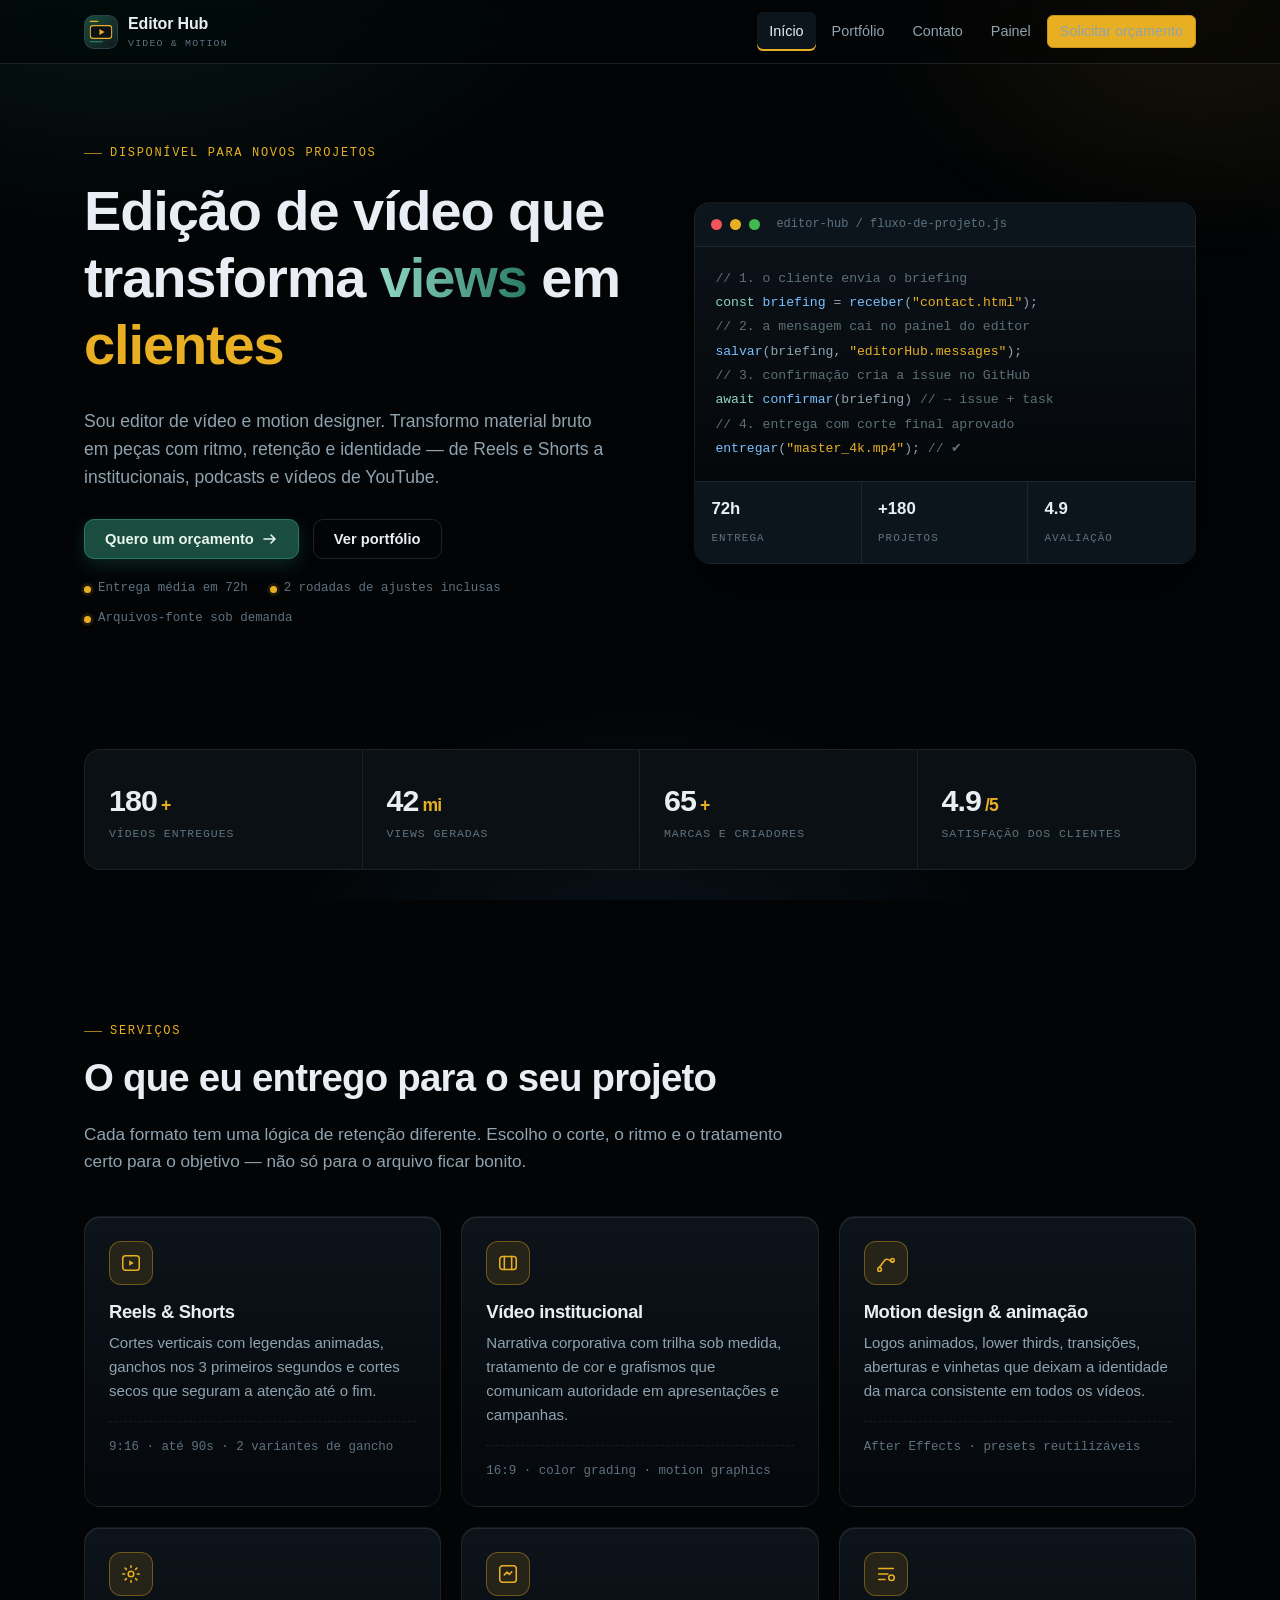
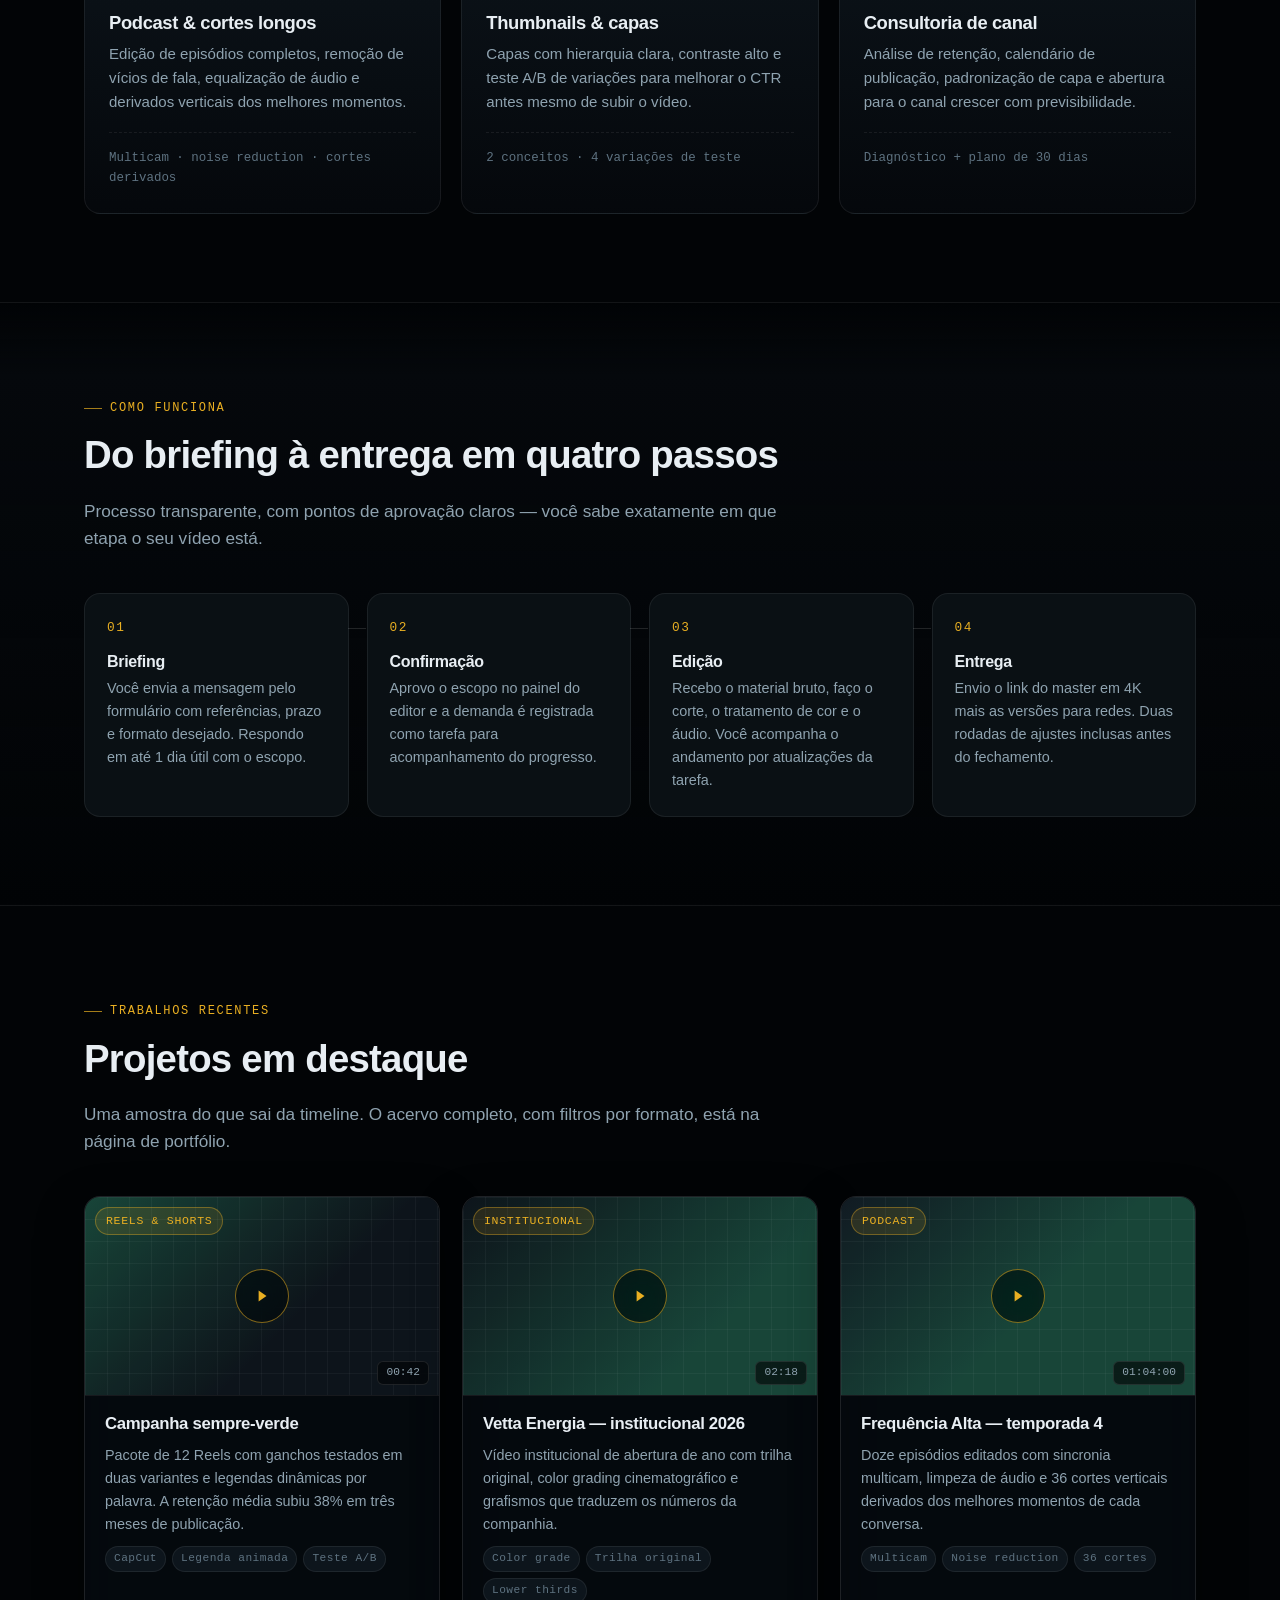
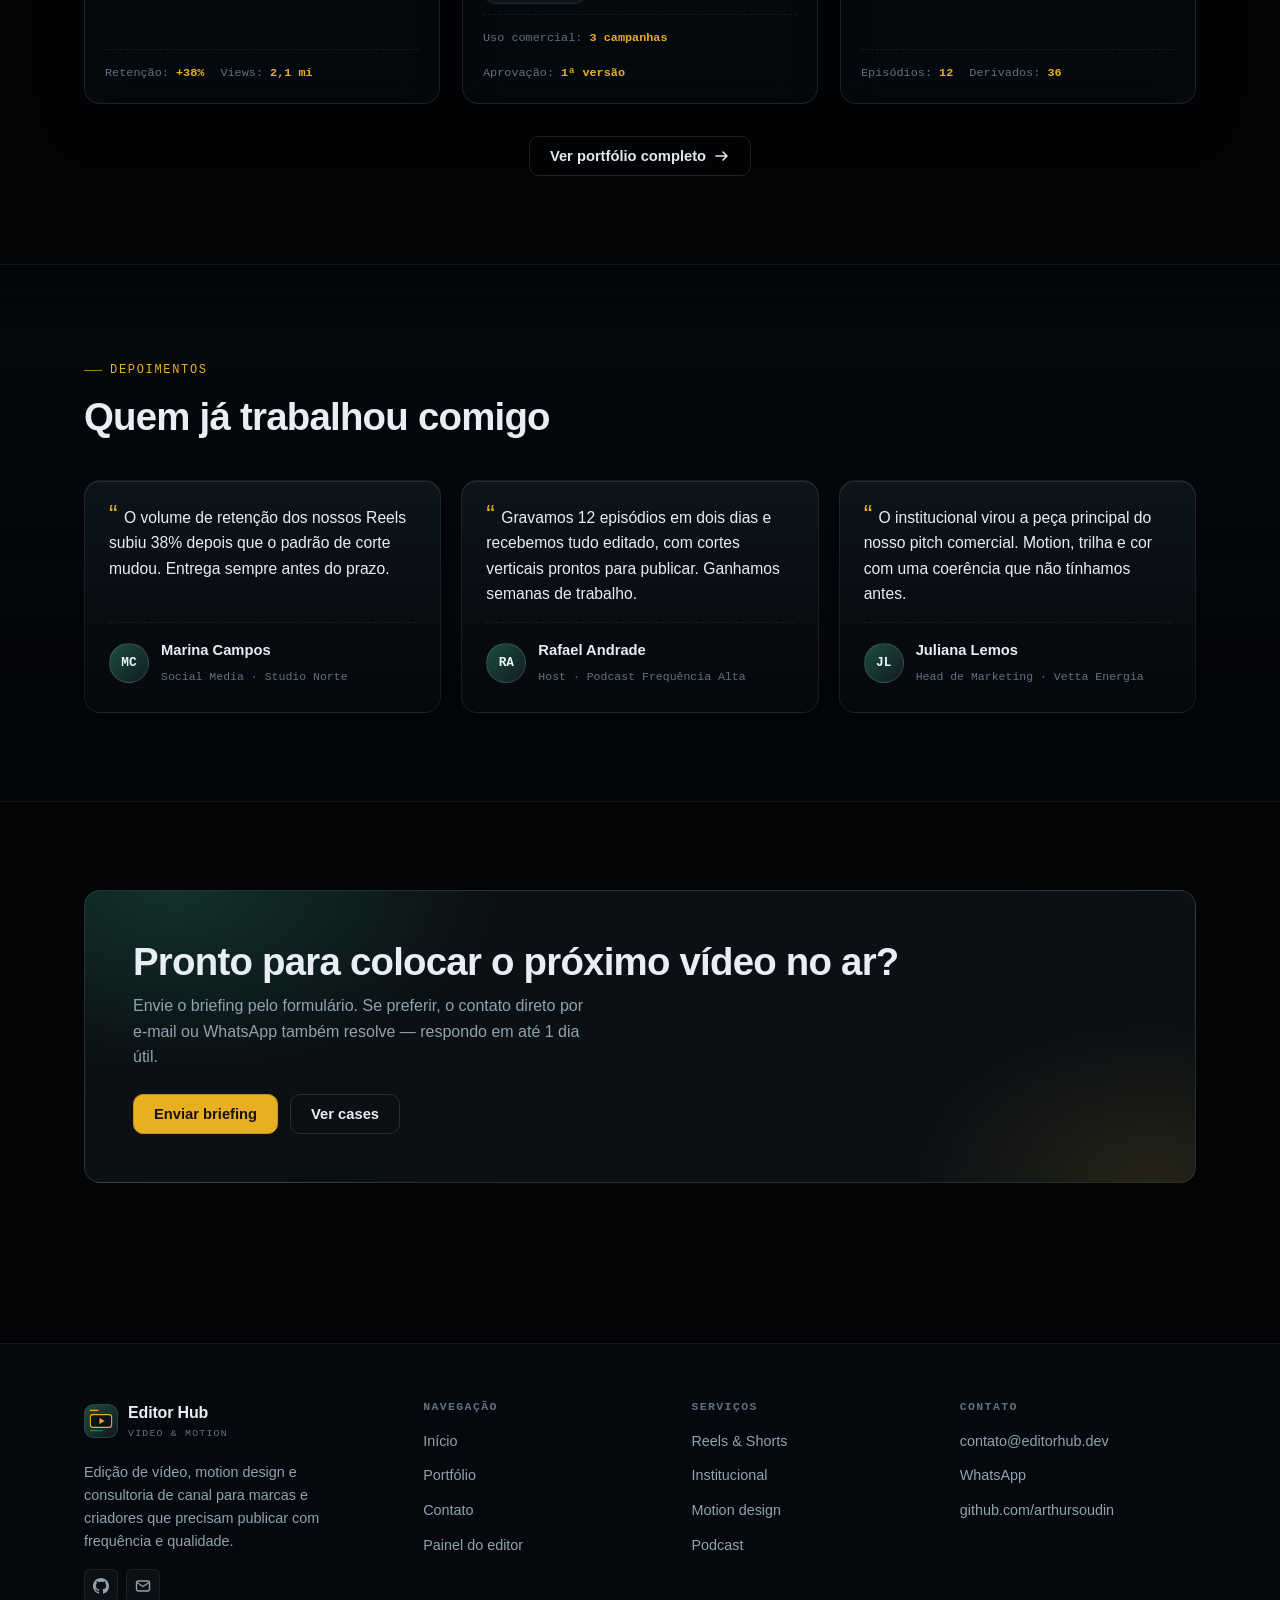
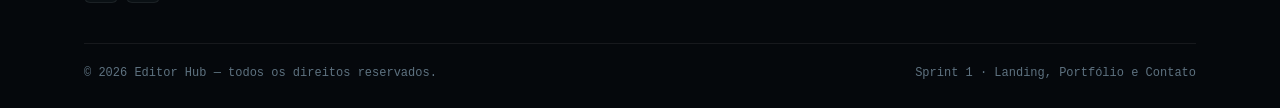
<file: src/client/index.html>
<!DOCTYPE html>
<html lang="pt-BR">
<head>
  <meta charset="UTF-8" />
  <meta name="viewport" content="width=device-width, initial-scale=1.0" />
  <title>Editor Hub — Edição de vídeo que gera resultado</title>
  <meta name="description" content="Edição de vídeo, motion design e cortes estratégicos para marcas e criadores. Reels, Shorts, institucionais e YouTube com entrega rápida e padrão de cinema." />
  <meta name="theme-color" content="#020406" />
  <meta name="author" content="arthursoudin" />
  <meta property="og:type" content="website" />
  <meta property="og:title" content="Editor Hub — Edição de vídeo que gera resultado" />
  <meta property="og:description" content="Portfólio, serviços e contato direto com o editor. Reels, Shorts, institucionais e motion design." />
  <meta property="og:locale" content="pt_BR" />
  <link rel="icon" type="image/svg+xml" href="../../public/assets/logo.svg" />
  <script>document.documentElement.classList.add("js");</script>
  <link rel="stylesheet" href="style.css" />
</head>
<body>
  <a class="skip-link" href="#main">Ir para o conteúdo</a>

  <!-- ================= HEADER ================= -->
  <header class="site-header">
    <div class="site-header__inner">
      <a class="brand" href="index.html" aria-label="Editor Hub — página inicial">
        <img class="brand__mark" src="../../public/assets/logo.svg" alt="" width="34" height="34" />
        <span class="brand__text">
          Editor Hub
          <small>video &amp; motion</small>
        </span>
      </a>

      <button class="nav-toggle" type="button" aria-expanded="false" aria-controls="site-nav" aria-label="Abrir menu">
        <span class="nav-toggle__bars"></span>
      </button>

      <nav class="site-nav" id="site-nav" aria-label="Navegação principal">
        <ul>
          <li><a href="index.html" data-nav="index">Início</a></li>
          <li><a href="portfolio.html" data-nav="portfolio">Portfólio</a></li>
          <li><a href="contact.html" data-nav="contact">Contato</a></li>
          <li><a href="../../src/admin/dashboard.html" data-nav="admin">Painel</a></li>
          <li><a class="btn btn--accent btn--sm" href="contact.html">Solicitar orçamento</a></li>
        </ul>
      </nav>
    </div>
  </header>

  <main id="main">
    <!-- ================= HERO ================= -->
    <section class="hero">
      <div class="container hero__grid">
        <div class="reveal">
          <span class="eyebrow">Disponível para novos projetos</span>
          <h1 class="hero__title">
            Edição de vídeo que transforma <em>views</em> em <span>clientes</span>
          </h1>
          <p class="hero__lead">
            Sou editor de vídeo e motion designer. Transformo material bruto em peças com
            ritmo, retenção e identidade — de Reels e Shorts a institucionais, podcasts e
            vídeos de YouTube.
          </p>

          <div class="hero__actions">
            <a class="btn btn--primary" href="contact.html">
              Quero um orçamento
              <svg viewBox="0 0 16 16" width="16" height="16" fill="none" stroke="currentColor" stroke-width="1.6" aria-hidden="true"><path d="M2 8h11M9 4l4 4-4 4" stroke-linecap="round" stroke-linejoin="round" /></svg>
            </a>
            <a class="btn btn--ghost" href="portfolio.html">Ver portfólio</a>
          </div>

          <div class="hero__meta">
            <span><i class="dot"></i> Entrega média em 72h</span>
            <span><i class="dot"></i> 2 rodadas de ajustes inclusas</span>
            <span><i class="dot"></i> Arquivos-fonte sob demanda</span>
          </div>
        </div>

        <div class="panel reveal reveal--delay-2" aria-hidden="true">
          <div class="panel__bar">
            <span class="dot-window"></span>
            <span class="dot-window"></span>
            <span class="dot-window"></span>
            <span class="panel__title">editor-hub / fluxo-de-projeto.js</span>
          </div>
          <div class="panel__body">
            <span class="ln"><span class="cmt">// 1. o cliente envia o briefing</span></span>
            <span class="ln"><span class="key">const</span> <span class="fn">briefing</span> = <span class="fn">receber</span>(<span class="str">"contact.html"</span>);</span>
            <span class="ln"></span>
            <span class="ln"><span class="cmt">// 2. a mensagem cai no painel do editor</span></span>
            <span class="ln"><span class="fn">salvar</span>(briefing, <span class="str">"editorHub.messages"</span>);</span>
            <span class="ln"></span>
            <span class="ln"><span class="cmt">// 3. confirmação cria a issue no GitHub</span></span>
            <span class="ln"><span class="key">await</span> <span class="fn">confirmar</span>(briefing) <span class="cmt">// → issue + task</span></span>
            <span class="ln"></span>
            <span class="ln"><span class="cmt">// 4. entrega com corte final aprovado</span></span>
            <span class="ln"><span class="fn">entregar</span>(<span class="str">"master_4k.mp4"</span>); <span class="cmt">// ✔</span></span>
          </div>
          <div class="panel__hud">
            <div><strong>72h</strong><span>entrega</span></div>
            <div><strong>+180</strong><span>projetos</span></div>
            <div><strong>4.9</strong><span>avaliação</span></div>
          </div>
        </div>
      </div>
    </section>
    <!-- ================= STATS ================= -->
    <section class="section section--tight">
      <div class="container">
        <div class="stats reveal">
          <div class="stat">
            <div class="stat__value">180<i>+</i></div>
            <div class="stat__label">Vídeos entregues</div>
          </div>
          <div class="stat">
            <div class="stat__value">42<i>mi</i></div>
            <div class="stat__label">Views geradas</div>
          </div>
          <div class="stat">
            <div class="stat__value">65<i>+</i></div>
            <div class="stat__label">Marcas e criadores</div>
          </div>
          <div class="stat">
            <div class="stat__value">4.9<i>/5</i></div>
            <div class="stat__label">Satisfação dos clientes</div>
          </div>
        </div>
      </div>
    </section>

    <!-- ================= SERVIÇOS ================= -->
    <section class="section" id="servicos">
      <div class="container">
        <div class="section-head reveal">
          <span class="eyebrow">Serviços</span>
          <h2>O que eu entrego para o seu projeto</h2>
          <p class="lead">
            Cada formato tem uma lógica de retenção diferente. Escolho o corte, o ritmo e o
            tratamento certo para o objetivo — não só para o arquivo ficar bonito.
          </p>
        </div>

        <div class="grid grid--3">
          <article class="card card--interactive reveal">
            <div class="card__icon">
              <svg viewBox="0 0 24 24" fill="none" stroke="currentColor" stroke-width="1.7" aria-hidden="true"><rect x="3" y="4" width="18" height="16" rx="3" /><path d="M10 9l5 3-5 3V9z" fill="currentColor" stroke="none" /></svg>
            </div>
            <h3 class="card__title">Reels &amp; Shorts</h3>
            <p class="card__text">
              Cortes verticais com legendas animadas, ganchos nos 3 primeiros segundos e
              cortes secos que seguram a atenção até o fim.
            </p>
            <div class="card__foot">9:16 · até 90s · 2 variantes de gancho</div>
          </article>

          <article class="card card--interactive reveal reveal--delay-1">
            <div class="card__icon">
              <svg viewBox="0 0 24 24" fill="none" stroke="currentColor" stroke-width="1.7" aria-hidden="true"><rect x="3" y="5" width="18" height="14" rx="3" /><path d="M8 5v14M16 5v14" stroke-linecap="round" /></svg>
            </div>
            <h3 class="card__title">Vídeo institucional</h3>
            <p class="card__text">
              Narrativa corporativa com trilha sob medida, tratamento de cor e grafismos que
              comunicam autoridade em apresentações e campanhas.
            </p>
            <div class="card__foot">16:9 · color grading · motion graphics</div>
          </article>

          <article class="card card--interactive reveal reveal--delay-2">
            <div class="card__icon">
              <svg viewBox="0 0 24 24" fill="none" stroke="currentColor" stroke-width="1.7" aria-hidden="true"><path d="M4 17c4-2 5-9 9-9 3 0 4 3 7 3" stroke-linecap="round" /><circle cx="5" cy="19" r="2" /><circle cx="19" cy="9" r="2" /></svg>
            </div>
            <h3 class="card__title">Motion design &amp; animação</h3>
            <p class="card__text">
              Logos animados, lower thirds, transições, aberturas e vinhetas que deixam a
              identidade da marca consistente em todos os vídeos.
            </p>
            <div class="card__foot">After Effects · presets reutilizáveis</div>
          </article>

          <article class="card card--interactive reveal">
            <div class="card__icon">
              <svg viewBox="0 0 24 24" fill="none" stroke="currentColor" stroke-width="1.7" aria-hidden="true"><path d="M12 15a3 3 0 100-6 3 3 0 000 6z" /><path d="M12 3v2M12 19v2M3 12h2M19 12h2M5.6 5.6l1.4 1.4M17 17l1.4 1.4M18.4 5.6L17 7M7 17l-1.4 1.4" stroke-linecap="round" /></svg>
            </div>
            <h3 class="card__title">Podcast &amp; cortes longos</h3>
            <p class="card__text">
              Edição de episódios completos, remoção de vícios de fala, equalização de áudio
              e derivados verticais dos melhores momentos.
            </p>
            <div class="card__foot">Multicam · noise reduction · cortes derivados</div>
          </article>

          <article class="card card--interactive reveal reveal--delay-1">
            <div class="card__icon">
              <svg viewBox="0 0 24 24" fill="none" stroke="currentColor" stroke-width="1.7" aria-hidden="true"><rect x="3" y="3" width="18" height="18" rx="3" /><path d="M8 13l3-3 2.5 2.5L16 9.5" stroke-linecap="round" stroke-linejoin="round" /></svg>
            </div>
            <h3 class="card__title">Thumbnails &amp; capas</h3>
            <p class="card__text">
              Capas com hierarquia clara, contraste alto e teste A/B de variações para
              melhorar o CTR antes mesmo de subir o vídeo.
            </p>
            <div class="card__foot">2 conceitos · 4 variações de teste</div>
          </article>

          <article class="card card--interactive reveal reveal--delay-2">
            <div class="card__icon">
              <svg viewBox="0 0 24 24" fill="none" stroke="currentColor" stroke-width="1.7" aria-hidden="true"><path d="M4 6h16M4 12h10M4 18h7" stroke-linecap="round" /><circle cx="18" cy="16" r="3" /></svg>
            </div>
            <h3 class="card__title">Consultoria de canal</h3>
            <p class="card__text">
              Análise de retenção, calendário de publicação, padronização de capa e abertura
              para o canal crescer com previsibilidade.
            </p>
            <div class="card__foot">Diagnóstico + plano de 30 dias</div>
          </article>
        </div>
      </div>
    </section>
    <!-- ================= PROCESSO ================= -->
    <section class="section section--alt" id="processo">
      <div class="container">
        <div class="section-head reveal">
          <span class="eyebrow">Como funciona</span>
          <h2>Do briefing à entrega em quatro passos</h2>
          <p class="lead">
            Processo transparente, com pontos de aprovação claros — você sabe exatamente em
            que etapa o seu vídeo está.
          </p>
        </div>

        <div class="steps">
          <article class="step reveal">
            <h3>Briefing</h3>
            <p>
              Você envia a mensagem pelo formulário com referências, prazo e formato desejado.
              Respondo em até 1 dia útil com o escopo.
            </p>
          </article>
          <article class="step reveal reveal--delay-1">
            <h3>Confirmação</h3>
            <p>
              Aprovo o escopo no painel do editor e a demanda é registrada como tarefa para
              acompanhamento do progresso.
            </p>
          </article>
          <article class="step reveal reveal--delay-2">
            <h3>Edição</h3>
            <p>
              Recebo o material bruto, faço o corte, o tratamento de cor e o áudio. Você
              acompanha o andamento por atualizações da tarefa.
            </p>
          </article>
          <article class="step reveal reveal--delay-3">
            <h3>Entrega</h3>
            <p>
              Envio o link do master em 4K mais as versões para redes. Duas rodadas de ajustes
              inclusas antes do fechamento.
            </p>
          </article>
        </div>
      </div>
    </section>

    <!-- ================= DESTAQUES ================= -->
    <section class="section" id="destaques">
      <div class="container">
        <div class="section-head reveal">
          <span class="eyebrow">Trabalhos recentes</span>
          <h2>Projetos em destaque</h2>
          <p class="lead">
            Uma amostra do que sai da timeline. O acervo completo, com filtros por formato,
            está na página de portfólio.
          </p>
        </div>

        <div class="work-grid" id="featured-grid" data-featured="3">
          <noscript>
            <p class="empty-state">
              Ative o JavaScript para ver os destaques ou acesse
              <a href="portfolio.html">a página de portfólio</a>.
            </p>
          </noscript>
        </div>

        <div class="row mt-4" style="justify-content: center">
          <a class="btn btn--ghost" href="portfolio.html">
            Ver portfólio completo
            <svg viewBox="0 0 16 16" width="16" height="16" fill="none" stroke="currentColor" stroke-width="1.6" aria-hidden="true"><path d="M2 8h11M9 4l4 4-4 4" stroke-linecap="round" stroke-linejoin="round" /></svg>
          </a>
        </div>
      </div>
    </section>

    <!-- ================= DEPOIMENTOS ================= -->
    <section class="section section--alt" id="depoimentos">
      <div class="container">
        <div class="section-head reveal">
          <span class="eyebrow">Depoimentos</span>
          <h2>Quem já trabalhou comigo</h2>
        </div>

        <div class="grid grid--3">
          <article class="card quote reveal">
            <p class="quote__text">
              O volume de retenção dos nossos Reels subiu 38% depois que o padrão de corte
              mudou. Entrega sempre antes do prazo.
            </p>
            <div class="quote__author">
              <span class="avatar">MC</span>
              <span>
                <strong>Marina Campos</strong>
                <small>Social Media · Studio Norte</small>
              </span>
            </div>
          </article>

          <article class="card quote reveal reveal--delay-1">
            <p class="quote__text">
              Gravamos 12 episódios em dois dias e recebemos tudo editado, com cortes verticais
              prontos para publicar. Ganhamos semanas de trabalho.
            </p>
            <div class="quote__author">
              <span class="avatar">RA</span>
              <span>
                <strong>Rafael Andrade</strong>
                <small>Host · Podcast Frequência Alta</small>
              </span>
            </div>
          </article>

          <article class="card quote reveal reveal--delay-2">
            <p class="quote__text">
              O institucional virou a peça principal do nosso pitch comercial. Motion, trilha e
              cor com uma coerência que não tínhamos antes.
            </p>
            <div class="quote__author">
              <span class="avatar">JL</span>
              <span>
                <strong>Juliana Lemos</strong>
                <small>Head de Marketing · Vetta Energia</small>
              </span>
            </div>
          </article>
        </div>
      </div>
    </section>

    <!-- ================= CTA ================= -->
    <section class="section">
      <div class="container">
        <div class="cta reveal">
          <div>
            <h2>Pronto para colocar o próximo vídeo no ar?</h2>
            <p>
              Envie o briefing pelo formulário. Se preferir, o contato direto por e-mail ou
              WhatsApp também resolve — respondo em até 1 dia útil.
            </p>
          </div>
          <div class="cta__actions">
            <a class="btn btn--accent" href="contact.html">Enviar briefing</a>
            <a class="btn btn--ghost" href="portfolio.html">Ver cases</a>
          </div>
        </div>
      </div>
    </section>


  </main>

  <!-- ================= FOOTER ================= -->
  <footer class="site-footer">
    <div class="container">
      <div class="footer-grid">
        <div>
          <a class="brand" href="index.html">
            <img class="brand__mark" src="../../public/assets/logo.svg" alt="" width="34" height="34" />
            <span class="brand__text">
              Editor Hub
              <small>video &amp; motion</small>
            </span>
          </a>
          <p class="footer-about mt-2">
            Edição de vídeo, motion design e consultoria de canal para marcas e criadores que
            precisam publicar com frequência e qualidade.
          </p>
          <div class="social mt-2">
            <a href="https://github.com/arthursoudin" target="_blank" rel="noopener noreferrer" aria-label="GitHub">
              <svg viewBox="0 0 16 16" fill="currentColor" aria-hidden="true"><path d="M8 0C3.58 0 0 3.58 0 8c0 3.54 2.29 6.53 5.47 7.59.4.07.55-.17.55-.38 0-.19-.01-.82-.01-1.49-2.01.37-2.53-.49-2.69-.94-.09-.23-.48-.94-.82-1.13-.28-.15-.68-.52-.01-.53.63-.01 1.08.58 1.23.82.72 1.21 1.87.87 2.33.66.07-.52.28-.87.51-1.07-1.78-.2-3.64-.89-3.64-3.95 0-.87.31-1.59.82-2.15-.08-.2-.36-1.02.08-2.12 0 0 .67-.21 2.2.82a7.4 7.4 0 0 1 2-.27c.68 0 1.36.09 2 .27 1.53-1.04 2.2-.82 2.2-.82.44 1.1.16 1.92.08 2.12.51.56.82 1.27.82 2.15 0 3.07-1.87 3.75-3.65 3.95.29.25.54.73.54 1.48 0 1.07-.01 1.93-.01 2.2 0 .21.15.46.55.38A8.01 8.01 0 0 0 16 8c0-4.42-3.58-8-8-8Z" /></svg>
            </a>
            <a href="contact.html" aria-label="E-mail">
              <svg viewBox="0 0 16 16" fill="none" stroke="currentColor" stroke-width="1.4" aria-hidden="true"><rect x="1.5" y="3" width="13" height="10" rx="2" /><path d="M2 4.5l6 4 6-4" /></svg>
            </a>
          </div>
        </div>

        <div>
          <h3 class="footer-title">Navegação</h3>
          <ul class="footer-links">
            <li><a href="index.html">Início</a></li>
            <li><a href="portfolio.html">Portfólio</a></li>
            <li><a href="contact.html">Contato</a></li>
            <li><a href="../../src/admin/dashboard.html">Painel do editor</a></li>
          </ul>
        </div>

        <div>
          <h3 class="footer-title">Serviços</h3>
          <ul class="footer-links">
            <li><a href="index.html#servicos">Reels &amp; Shorts</a></li>
            <li><a href="index.html#servicos">Institucional</a></li>
            <li><a href="index.html#servicos">Motion design</a></li>
            <li><a href="index.html#servicos">Podcast</a></li>
          </ul>
        </div>

        <div>
          <h3 class="footer-title">Contato</h3>
          <ul class="footer-links">
            <li><a href="mailto:contato@editorhub.dev">contato@editorhub.dev</a></li>
            <li><a href="https://wa.me/5511999999999" target="_blank" rel="noopener noreferrer">WhatsApp</a></li>
            <li><a href="https://github.com/arthursoudin" target="_blank" rel="noopener noreferrer">github.com/arthursoudin</a></li>
          </ul>
        </div>
      </div>

      <div class="footer-bottom">
        <span>&copy; <span data-current-year>2026</span> Editor Hub — todos os direitos reservados.</span>
        <span>Sprint 1 · Landing, Portfólio e Contato</span>
      </div>
    </div>
  </footer>

  <!-- ================= MODAL (lightbox de projeto) ================= -->
  <div class="modal" id="work-modal" role="dialog" aria-modal="true" aria-labelledby="work-modal-title" aria-hidden="true">
    <div class="modal__dialog">
      <button class="modal__close" type="button" data-modal-close aria-label="Fechar">&times;</button>
      <div class="modal__media" id="work-modal-media"><p>placeholder de vídeo</p></div>
      <div class="modal__body">
        <span class="badge badge--accent" id="work-modal-category">Categoria</span>
        <h3 id="work-modal-title">Título do projeto</h3>
        <p class="text-dim" id="work-modal-description"></p>
        <div class="modal__meta">
          <div><span>Cliente</span><strong id="work-modal-client">—</strong></div>
          <div><span>Duração</span><strong id="work-modal-duration">—</strong></div>
          <div><span>Formato</span><strong id="work-modal-format">—</strong></div>
        </div>
        <div class="tag-list" id="work-modal-tags"></div>
        <div class="row mt-3">
          <a class="btn btn--primary" href="contact.html">Quero algo parecido</a>
          <a class="btn btn--ghost" href="portfolio.html">Mais projetos</a>
        </div>
      </div>
    </div>
  </div>

  <div class="toast-stack" id="toast-stack" aria-live="polite" aria-atomic="false"></div>

  <script src="../core/storage.js"></script>
  <script src="client.js"></script>
</body>
</html>
</file>
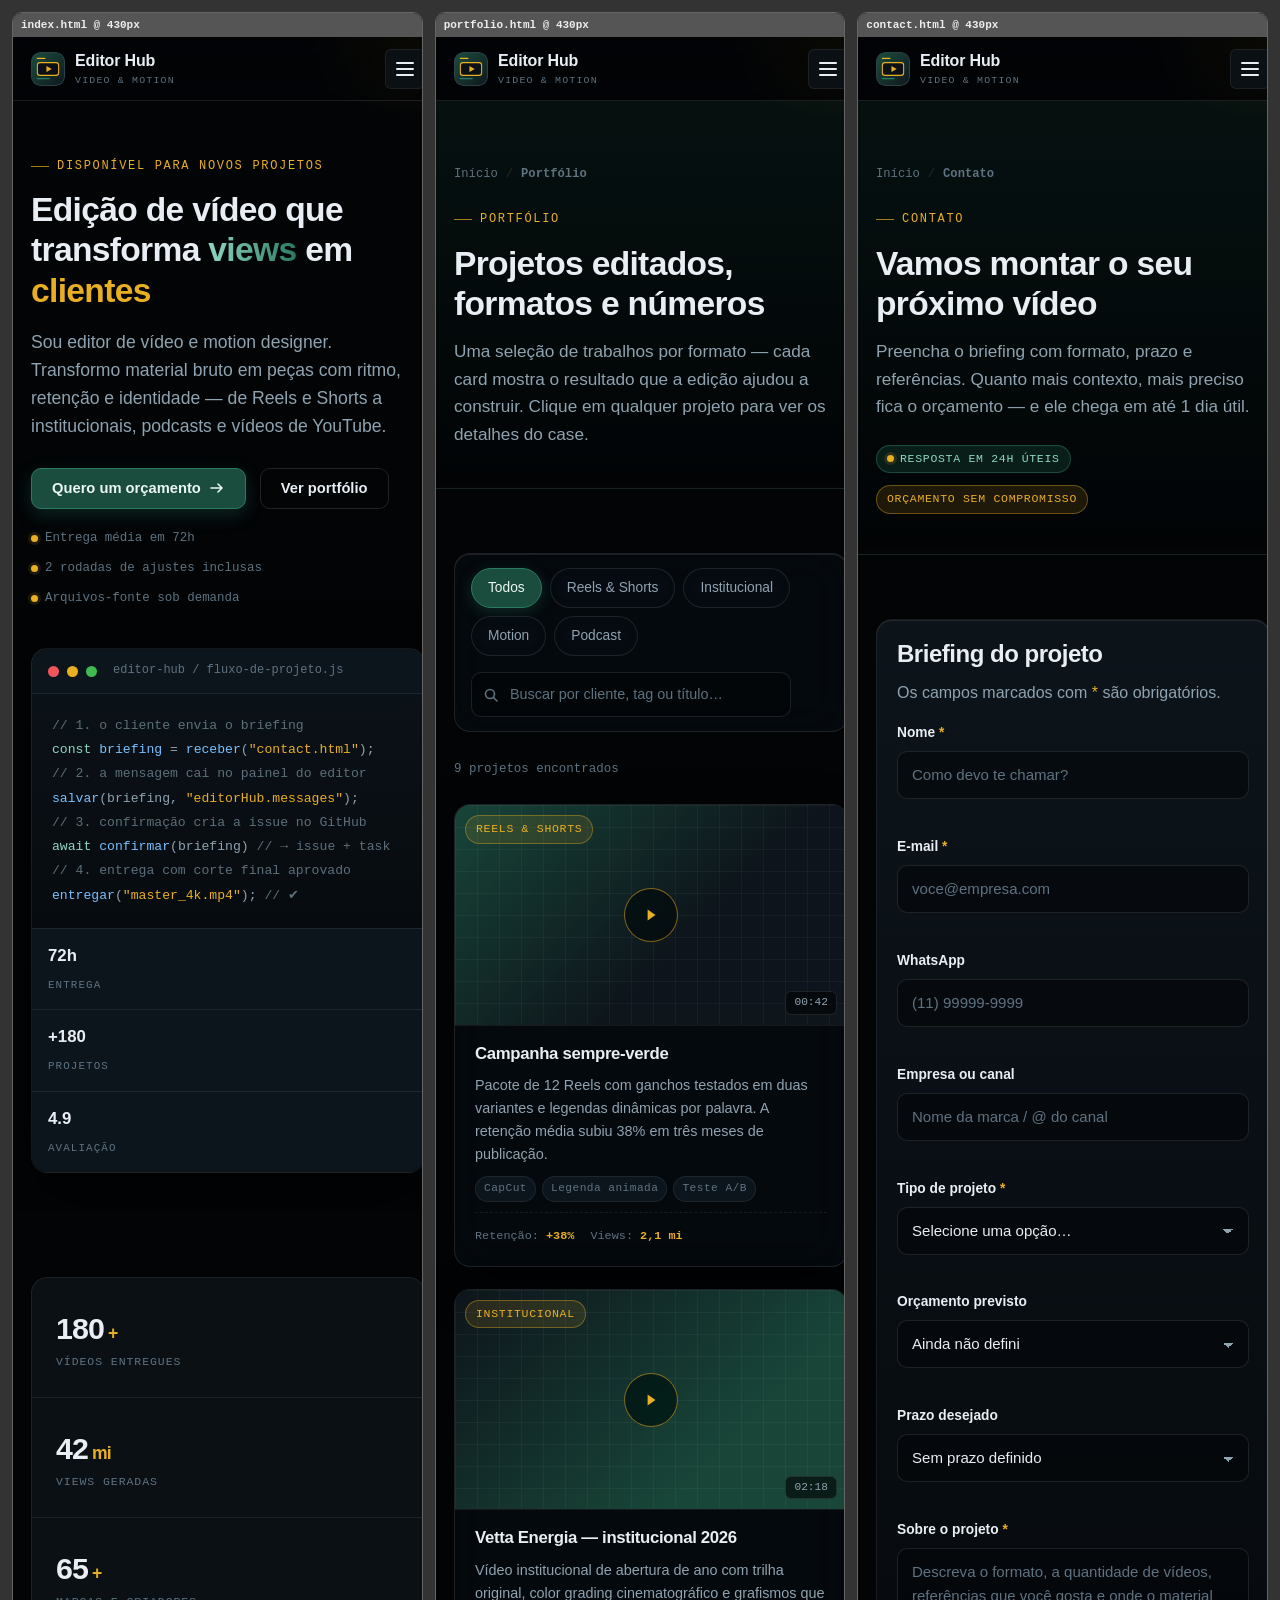
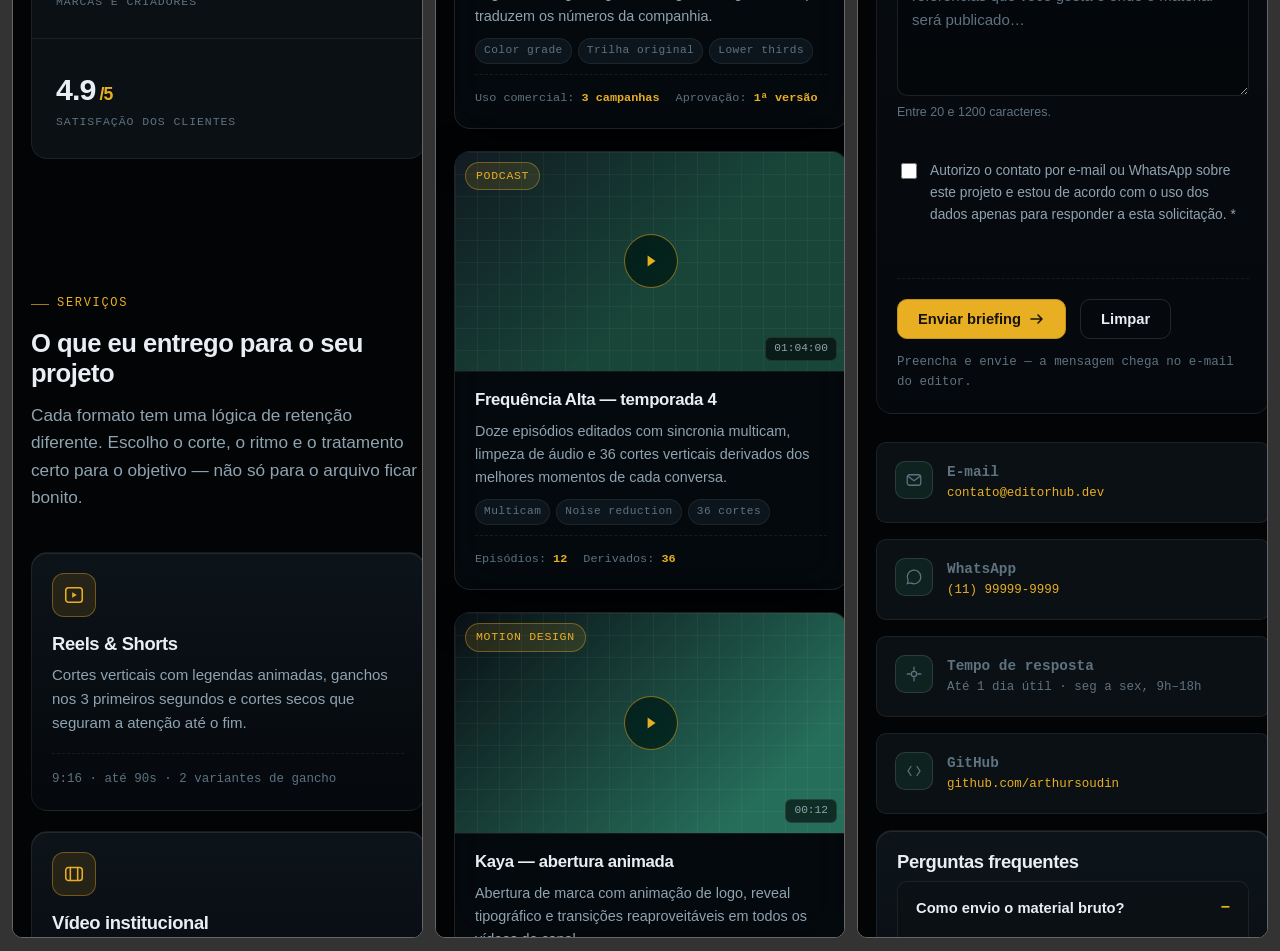
<file: tests/mobile-preview.html>
<!DOCTYPE html>
<html lang="pt-BR">
<head>
  <meta charset="UTF-8" />
  <title>preview mobile (430px)</title>
  <style>
    body { margin: 0; background: #333; font-family: monospace; }
    .row { display: flex; gap: 12px; padding: 12px; align-items: flex-start; }
    .device { border: 1px solid #666; border-radius: 10px; overflow: hidden; background: #000; }
    .device h2 { margin: 0; padding: 6px 8px; font-size: 11px; color: #eee; background: #555; }
    iframe { width: 430px; height: 2500px; border: 0; display: block; }
  </style>
</head>
<body>
  <div class="row">
    <div class="device">
      <h2>index.html @ 430px</h2>
      <iframe src="/src/client/index.html"></iframe>
    </div>
    <div class="device">
      <h2>portfolio.html @ 430px</h2>
      <iframe src="/src/client/portfolio.html"></iframe>
    </div>
    <div class="device">
      <h2>contact.html @ 430px</h2>
      <iframe src="/src/client/contact.html"></iframe>
    </div>
  </div>
</body>
</html>
</file>
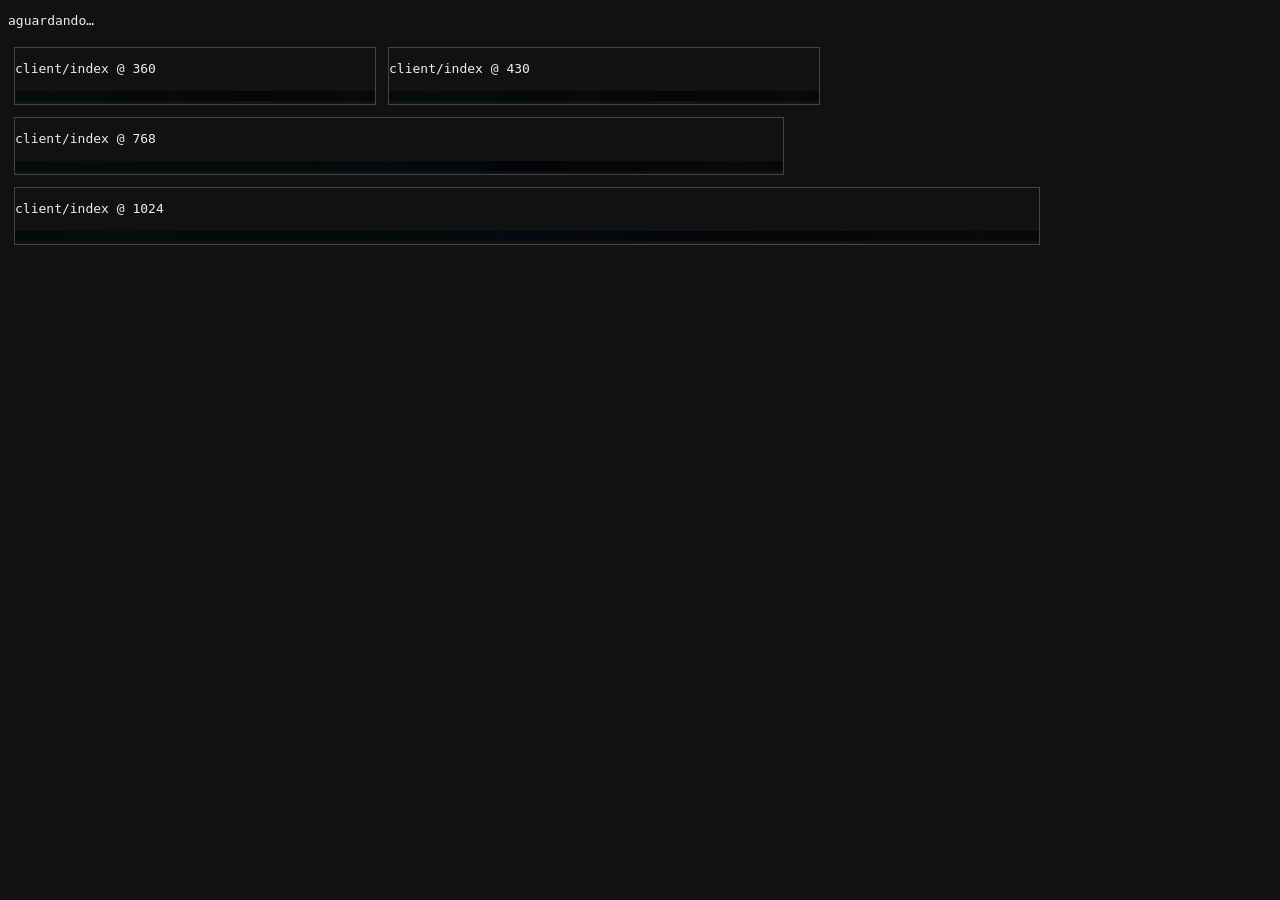
<file: tests/responsive-probe.html>
<!DOCTYPE html>
<html lang="pt-BR">
<head>
  <meta charset="UTF-8" />
  <title>probe de responsividade</title>
  <style>
    body { font-family: monospace; background: #111; color: #eee; }
    .probe { display: inline-block; vertical-align: top; margin: 6px; border: 1px solid #444; }
    pre { white-space: pre-wrap; }
  </style>
</head>
<body>
  <pre id="res">aguardando…</pre>
  <div id="frames"></div>

  <script>
    (function () {
      var PAGES = ["client/index", "client/portfolio", "client/contact", "admin/dashboard"];
      var WIDTHS = [360, 430, 768, 1024, 1440];
      var out = [];
      var jobs = [];

      function probe(page, width) {
        return new Promise(function (resolve) {
          var wrap = document.createElement("div");
          wrap.className = "probe";
          wrap.style.width = width + "px";

          var label = document.createElement("pre");
          label.textContent = page + " @ " + width;

          var frame = document.createElement("iframe");
          frame.style.width = width + "px";
          frame.style.height = "10px";
          frame.style.border = "0";
          frame.src = "/src/" + page + ".html";

          wrap.appendChild(label);
          wrap.appendChild(frame);
          document.getElementById("frames").appendChild(wrap);

          frame.onload = function () {
            window.setTimeout(function () {
              try {
                var doc = frame.contentDocument;
                var win = frame.contentWindow;
                var overflow = doc.documentElement.scrollWidth - win.innerWidth;
                var offenders = [];

                if (overflow > 1) {
                  Array.prototype.forEach.call(doc.querySelectorAll("body *"), function (el) {
                    var rect = el.getBoundingClientRect();
                    if (rect.right > win.innerWidth + 1 && offenders.length < 6) {
                      offenders.push(
                        (el.className && typeof el.className === "string"
                          ? "." + el.className.split(" ")[0]
                          : el.tagName.toLowerCase()) +
                          "[" + Math.round(rect.right) + "]"
                      );
                    }
                  });
                }

                out.push(
                  page +
                    " @ " +
                    width +
                    ": innerWidth=" +
                    win.innerWidth +
                    " scrollWidth=" +
                    doc.documentElement.scrollWidth +
                    " overflow=" +
                    overflow +
                    (offenders.length ? " | culpados: " + offenders.join(", ") : " | OK")
                );
              } catch (err) {
                out.push(page + " @ " + width + ": ERRO " + err.message);
              }
              resolve();
            }, 220);
          };
        });
      }

      PAGES.forEach(function (page) {
        WIDTHS.forEach(function (width) {
          jobs.push(function () {
            return probe(page, width);
          });
        });
      });

      jobs
        .reduce(function (chain, job) {
          return chain.then(job);
        }, Promise.resolve())
        .then(function () {
          out.sort();
          document.getElementById("res").textContent = out.join("\n");
        });
    })();
  </script>
</body>
</html>
</file>
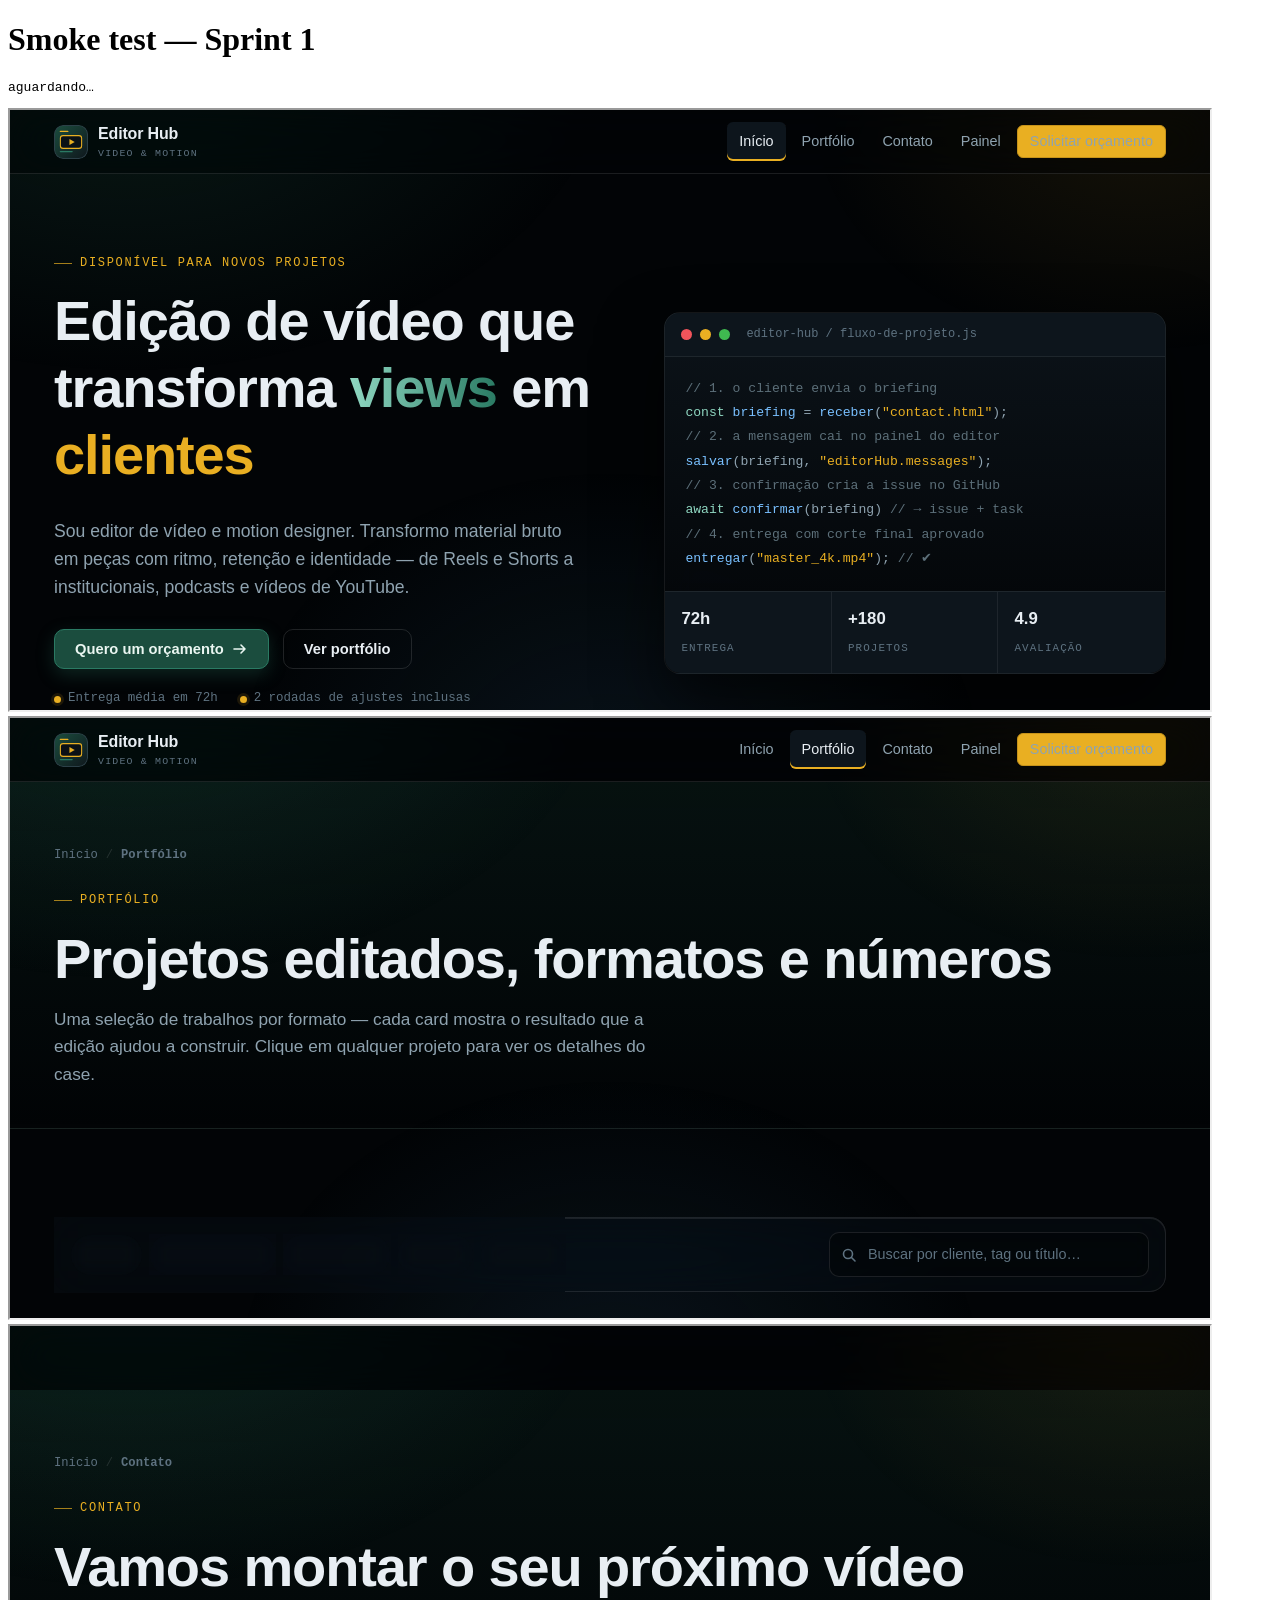
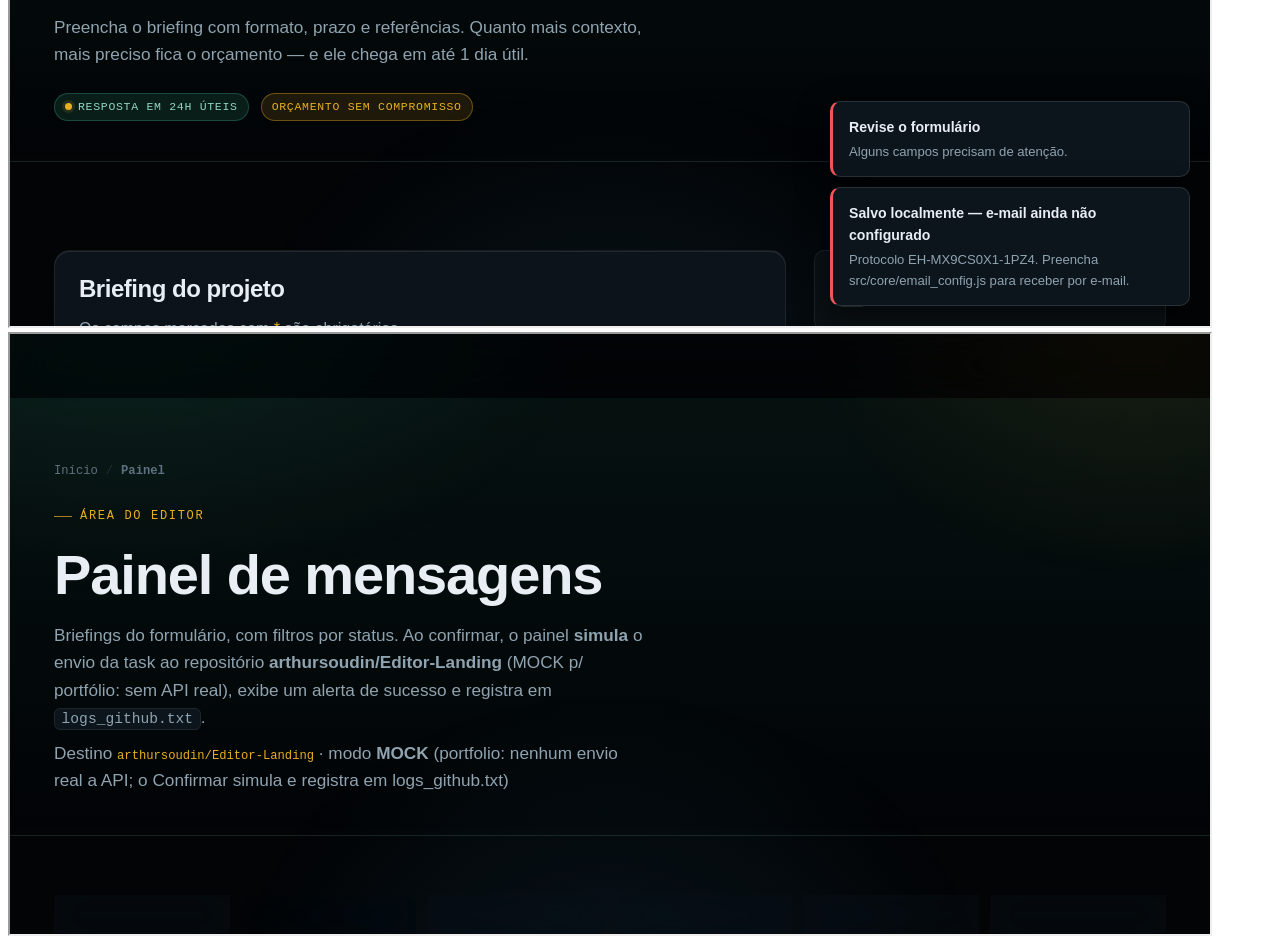
<file: tests/sprint1-smoke.html>
<!DOCTYPE html>
<html lang="pt-BR">
<head>
  <meta charset="UTF-8" />
  <title>Sprint 1 — smoke test</title>
</head>
<body>
  <h1>Smoke test — Sprint 1</h1>
  <pre id="res">aguardando…</pre>

  <iframe id="f-index" src="/src/client/index.html" width="1200" height="600"></iframe>
  <iframe id="f-portfolio" src="/src/client/portfolio.html" width="1200" height="600"></iframe>
  <iframe id="f-contact" src="/src/client/contact.html" width="1200" height="600"></iframe>
  <iframe id="f-admin" src="/src/admin/dashboard.html" width="1200" height="600"></iframe>

  <script src="/src/core/storage.js"></script>
  <script>
    (function () {
      "use strict";

      var lines = [];

      function log(name, ok, extra) {
        lines.push((ok ? "PASS" : "FAIL") + " :: " + name + (extra ? " :: " + extra : ""));
      }

      function report() {
        document.getElementById("res").textContent =
          lines.join("\n") + "\n---\nTOTAL=" + lines.length;
      }

      function waitFrame(id) {
        return new Promise(function (resolve) {
          var frame = document.getElementById(id);
          function ready() {
            var doc = frame.contentDocument;
            return doc && doc.readyState === "complete" && !!doc.querySelector("script");
          }
          if (ready()) {
            resolve(frame);
            return;
          }
          frame.addEventListener("load", function () {
            window.setTimeout(function () {
              resolve(frame);
            }, 150);
          });
        });
      }

      function api() {
        return window.EditorHubStorage;
      }

      /* ---------------- storage ---------------- */
      function testStorage() {
        var store = api();
        log("storage.js expõe a API", Boolean(store && store.create && store.getAll));

        store.clear();

        var record = store.create({
          name: "Teste Automático",
          email: "TESTE@Exemplo.com",
          phone: "(11) 98888-7777",
          company: "QA",
          projectType: "Reels & Shorts",
          budget: "R$ 500 – R$ 1.500",
          deadline: "Esta semana",
          message: "Mensagem de validação automática da Sprint 1.",
          source: "smoke-test"
        });

        log("create() gera id e protocolo", /^MSG-/.test(record.id) && /^EH-/.test(record.protocol));
        log("create() usa status 'nova'", record.status === "nova", record.status);
        log("create() normaliza o e-mail", record.email === "teste@exemplo.com", record.email);
        log("getAll() persiste no localStorage", store.getAll().length === 1);
        log("chave correta no localStorage", !!window.localStorage.getItem("editorHub.messages.v1"));

        var confirmed = store.setStatus(record.id, "confirmada");
        log("setStatus() marca confirmada", confirmed.status === "confirmada");
        log("setStatus() grava confirmedAt", Boolean(confirmed.confirmedAt));
        log("timeline acumula eventos", confirmed.timeline.length === 2, confirmed.timeline.length);

        var counters = store.countByStatus();
        log("countByStatus() totaliza", counters.total === 1 && counters.confirmada === 1);

        var thrown = false;
        try {
          store.create({ name: "", email: "x@y.com", message: "" });
        } catch (err) {
          thrown = true;
        }
        log("create() recusa payload inválido", thrown);

        var removed = store.removeById(record.id);
        log("removeById() apaga o registro", removed.length === 0);

        store.clear();
        log("clear() zera a lista", store.getAll().length === 0);
      }
      /* ---------------- index ---------------- */
      function testIndex(frame) {
        var doc = frame.contentDocument;
        var cards = doc.querySelectorAll("#featured-grid .work");
        log("index: destaques renderizados", cards.length === 3, cards.length + " cards");

        var year = doc.querySelector("[data-current-year]").textContent;
        log("index: ano dinâmico no rodapé", year === String(new Date().getFullYear()), year);

        var toggle = doc.querySelector(".nav-toggle");
        toggle.click();
        log("index: menu mobile abre", doc.body.classList.contains("nav-open"));
        doc.dispatchEvent(new KeyboardEvent("keydown", { key: "Escape" }));
        log("index: menu fecha com Esc", !doc.body.classList.contains("nav-open"));

        log(
          "index: link ativo marcado",
          doc.querySelector('.site-nav a[data-nav="index"]').classList.contains("is-active")
        );

        doc.querySelector("#featured-grid .work__thumb").click();
        var modal = doc.getElementById("work-modal");
        log("index: lightbox abre", modal.classList.contains("is-open"));
        log(
          "index: lightbox preenche título",
          doc.getElementById("work-modal-title").textContent.length > 3,
          doc.getElementById("work-modal-title").textContent
        );
        doc.dispatchEvent(new KeyboardEvent("keydown", { key: "Escape" }));
        log("index: lightbox fecha com Esc", !modal.classList.contains("is-open"));

        log(
          "index: seções principais presentes",
          doc.querySelectorAll("section").length >= 6 &&
            !!doc.getElementById("servicos") &&
            !!doc.querySelector(".cta")
        );
      }

      /* ---------------- portfólio ---------------- */
      function wait(ms) {
        return new Promise(function (resolve) {
          window.setTimeout(resolve, ms);
        });
      }

      function testPortfolio(frame) {
        var doc = frame.contentDocument;
        var grid = doc.getElementById("work-grid");
        var total = window.__totalProjects;

        log(
          "portfólio: todos os projetos visíveis",
          grid.querySelectorAll(".work").length === total,
          grid.querySelectorAll(".work").length + "/" + total
        );
        log(
          "portfólio: contador de resultados",
          /projetos encontrados/.test(doc.getElementById("portfolio-count").textContent),
          doc.getElementById("portfolio-count").textContent
        );

        var chips = doc.querySelectorAll("#filter-chips .chip");
        log("portfólio: 5 chips de filtro", chips.length === 5, chips.length);

        doc.querySelector('.chip[data-filter="reels"]').click();
        var reels = grid.querySelectorAll(".work").length;
        log("portfólio: filtro reels", reels === 3, reels + " reels");
        log(
          "portfólio: chip ativo atualizado",
          doc.querySelector('.chip[data-filter="reels"]').classList.contains("is-active") &&
            doc.querySelector('.chip[data-filter="reels"]').getAttribute("aria-pressed") === "true"
        );
        log(
          "portfólio: deep-link ?filtro=reels",
          frame.contentWindow.location.search.indexOf("filtro=reels") !== -1,
          frame.contentWindow.location.search
        );

        doc.querySelector(".work__thumb").click();
        var modal = doc.getElementById("work-modal");
        log("portfólio: lightbox abre pelo card", modal.classList.contains("is-open"));
        modal.querySelector("[data-modal-close]").click();
        log("portfólio: botão fechar funciona", !modal.classList.contains("is-open"));

        var search = doc.getElementById("portfolio-search");
        doc.querySelector('.chip[data-filter="all"]').click();
        search.value = "vetta";
        search.dispatchEvent(new Event("input"));

        return wait(260)
          .then(function () {
            var found = grid.querySelectorAll(".work");
            log("portfólio: busca por cliente", found.length === 1, found.length + " resultado");
            search.value = "zzzz";
            search.dispatchEvent(new Event("input"));
            return wait(260);
          })
          .then(function () {
            log("portfólio: estado vazio exibido", !!grid.querySelector(".empty-state"));
            search.value = "";
            search.dispatchEvent(new Event("input"));
            return wait(260);
          })
          .then(function () {
            doc.querySelector('.chip[data-filter="all"]').click();
            log(
              "portfólio: volta ao total",
              grid.querySelectorAll(".work").length === total,
              grid.querySelectorAll(".work").length + ""
            );
          });
      }
      /* ---------------- contato ---------------- */
      function testContact(frame) {
        var doc = frame.contentDocument;
        var form = doc.getElementById("contact-form");
        var store = api();

        form.dispatchEvent(new Event("submit", { cancelable: true, bubbles: true }));
        log(
          "contato: validação bloqueia envio vazio",
          doc.querySelectorAll("#contact-form .has-error").length >= 3,
          doc.querySelectorAll("#contact-form .has-error").length + " campos com erro"
        );
        log(
          "contato: mensagem de erro exibida",
          doc.querySelector('[data-error-for="email"]').textContent.length > 0,
          doc.querySelector('[data-error-for="email"]').textContent
        );

        var before = store.getAll().length;
        doc.getElementById("name").value = "Cliente Smoke";
        doc.getElementById("email").value = "cliente@smoke.com";
        doc.getElementById("phone").value = "(11) 97777-1234";
        doc.getElementById("company").value = "Smoke Corp";
        doc.getElementById("projectType").value = "Vídeo institucional";
        doc.getElementById("budget").value = "R$ 3.000 – R$ 8.000";
        doc.getElementById("deadline").value = "Em até 15 dias";
        doc.getElementById("message").value =
          "Preciso de um institucional de 2 minutos para a feira do próximo mês.";
        doc.getElementById("consent").checked = true;
        doc.getElementById("consent").dispatchEvent(new Event("change"));
        form.dispatchEvent(new Event("submit", { cancelable: true, bubbles: true }));

        var after = store.getAll();
        log("contato: mensagem persistida", after.length === before + 1, before + " → " + after.length);
        log("contato: status inicial 'nova'", after[0] && after[0].status === "nova");
        log("contato: origem registrada", after[0] && after[0].source === "contact.html");
        log(
          "contato: campos salvos corretamente",
          after[0] && after[0].projectType === "Vídeo institucional" && after[0].budget === "R$ 3.000 – R$ 8.000",
          after[0] ? after[0].projectType + " / " + after[0].deadline : "—"
        );

        var success = doc.getElementById("contact-success");
        log("contato: card de sucesso visível", success.classList.contains("is-visible"));
        log(
          "contato: protocolo exibido",
          /^EH-/.test(doc.getElementById("success-protocol").textContent),
          doc.getElementById("success-protocol").textContent
        );
        log(
          "contato: formulário oculto após envio",
          doc.getElementById("contact-form-wrapper").classList.contains("hidden")
        );
        log(
          "contato: link do WhatsApp com protocolo",
          doc.getElementById("success-whatsapp").href.indexOf("wa.me") !== -1
        );

        doc.getElementById("new-message").click();
        log(
          "contato: 'nova mensagem' restaura o formulário",
          !doc.getElementById("contact-form-wrapper").classList.contains("hidden") &&
            !success.classList.contains("is-visible")
        );
      }

      /* ---------------- painel (Sprint 2 + 3) ---------------- */
      function testAdmin(frame) {
        var doc = frame.contentDocument;
        var win = frame.contentWindow;
        var store = api();
        store.clear();

        log("painel: client.js carregado", Boolean(win.EditorHub && win.EditorHub.projects));
        log("painel: storage.js disponível", Boolean(win.EditorHubStorage && win.EditorHubStorage.create));
        log("painel: github_bridge carregado", Boolean(win.EditorHubGithub && win.EditorHubGithub.confirmAndSync));
        log("painel: admin.js carregado", Boolean(win.EditorHubAdmin && win.EditorHubAdmin.refresh));

        log("painel: lista de mensagens presente", Boolean(doc.getElementById("msg-list")));
        log("painel: filtros de status presentes", doc.querySelectorAll("[data-status-filter]").length >= 6);
        log("painel: busca presente", Boolean(doc.getElementById("msg-search")));
        log("painel: bloco GitHub MOCK presente", Boolean(doc.getElementById("gh-download") && doc.getElementById("gh-log-preview")));
        log("painel: bridge em modo MOCK", Boolean(win.EditorHubGithub && win.EditorHubGithub.MOCK === true));
        log("painel: repo do mock", Boolean(win.EditorHubGithub) &&
          win.EditorHubGithub.REPO === "arthursoudin/Editor-Landing");

        /* Cria 2 mensagens pelo storage (mesmo contrato do formulário) */
        store.create({
          name: "Ana Painel", email: "ana@painel.com", phone: "(11) 98888-1111",
          projectType: "Reels & Shorts", budget: "R$ 1.500", deadline: "5 dias",
          message: "Mensagem criada pelo smoke da Sprint 2 para validar o painel.",
          source: "smoke-test"
        });
        store.create({
          name: "Bruno Painel", email: "bruno@painel.com", phone: "(21) 97777-2222",
          projectType: "Podcast", budget: "A combinar", deadline: "Mensal",
          message: "Segunda mensagem para validar filtros e contadores do painel.",
          source: "smoke-test"
        });

        win.EditorHubAdmin.refresh();

        var cards = doc.querySelectorAll("#msg-list .msg-card");
        log("painel: 2 mensagens listadas", cards.length === 2, cards.length + " cards");

        var statsBtn = doc.querySelector('#admin-stats [data-status-filter="nova"] strong');
        log("painel: contador de novas = 2", statsBtn && statsBtn.textContent === "2",
          statsBtn ? statsBtn.textContent : "sem stat");

        doc.getElementById("msg-search").value = "bruno";
        doc.getElementById("msg-search").dispatchEvent(new Event("input"));

        return wait(300).then(function () {
          var found = doc.querySelectorAll("#msg-list .msg-card");
          log("painel: busca filtra por nome", found.length === 1, found.length + " resultado");

          doc.getElementById("msg-search").value = "";
          doc.getElementById("msg-search").dispatchEvent(new Event("input"));
          return wait(300);
        }).then(function () {
          doc.querySelector('#status-chips [data-status-filter="nova"]').click();
          var again = doc.querySelectorAll("#msg-list .msg-card");
          log("painel: filtro por status 'nova'", again.length === 2, again.length + " cards");

          /* Confirma a primeira → vira 'confirmada' + issue MOCK + log */
          var firstId = store.getAll()[0].id;
          log("painel: mock monta título da issue", (function () {
            var p = win.EditorHubGithub.buildMockIssue(store.findById(firstId));
            return p.title.indexOf("[Briefing") === 0 && p.repo === "arthursoudin/Editor-Landing";
          })());

          win.alert = function () {};
          return win.EditorHubGithub.confirmAndSync(firstId).then(function (res) {
            var updated = store.findById(firstId);
            log("painel: confirmar muda status", updated.status === "confirmada", updated.status);
            log("painel: issue anexada (simulada)", Boolean(updated.github && updated.github.simulated),
              updated.github ? String(updated.github.number) : "sem github");
            log("painel: issue aponta p/ Editor-Landing",
              updated.github && updated.github.repo === "arthursoudin/Editor-Landing",
              updated.github ? updated.github.repo : "—");

            win.EditorHubAdmin.refresh();
            var counters = store.countByStatus();
            log("painel: contadores após confirmar",
              counters.confirmada === 1 && counters.nova === 1,
              "nova=" + counters.nova + " confirmada=" + counters.confirmada);

            store.setStatus(firstId, "em-andamento");
            log("painel: avança p/ em-andamento", store.findById(firstId).status === "em-andamento");
            store.removeById(firstId);
            log("painel: excluir remove 1", store.getAll().length === 1);
            store.clear();
            log("painel: clear zera após fluxo", store.getAll().length === 0);

            var year = doc.querySelector("[data-current-year]");
            log("painel: ano dinâmico no rodapé",
              year && year.textContent === String(new Date().getFullYear()),
              year ? year.textContent : "sem elemento");

            var toggle = doc.querySelector(".nav-toggle");
            toggle.click();
            log("painel: menu mobile abre", doc.body.classList.contains("nav-open"));
            doc.dispatchEvent(new KeyboardEvent("keydown", { key: "Escape" }));
            log("painel: menu fecha com Esc", !doc.body.classList.contains("nav-open"));

            log("painel: link ativo marcado",
              doc.querySelector('.site-nav a[data-nav="dashboard"]').classList.contains("is-active"));
          });
        });
      }

      /* ---------------- execução ---------------- */
      Promise.all([
        waitFrame("f-index"),
        waitFrame("f-portfolio"),
        waitFrame("f-contact"),
        waitFrame("f-admin")
      ]).then(
        function (frames) {
          try {
            window.__totalProjects = frames[1].contentWindow.EditorHub.projects.length;
          } catch (err) {
            window.__totalProjects = -1;
          }

          try {
            testStorage();
            testIndex(frames[0]);
            testContact(frames[2]);

            testAdmin(frames[3]).then(function () {
              testPortfolio(frames[1]).then(function () {
                api().clear();
                report();
              }, function (err) {
                log("portfólio: exceção", false, String(err));
                report();
              });
            }, function (err) {
              log("painel: exceção", false, String(err && err.message ? err.message : err));
              report();
            });
          } catch (err) {
            log("erro inesperado", false, String(err && err.message ? err.message : err));
            report();
          }
        },
        function (err) {
          lines.push("FAIL :: iframes não carregaram :: " + String(err));
          report();
        }
      );
    })();
  </script>
</body>
</html>
</file>
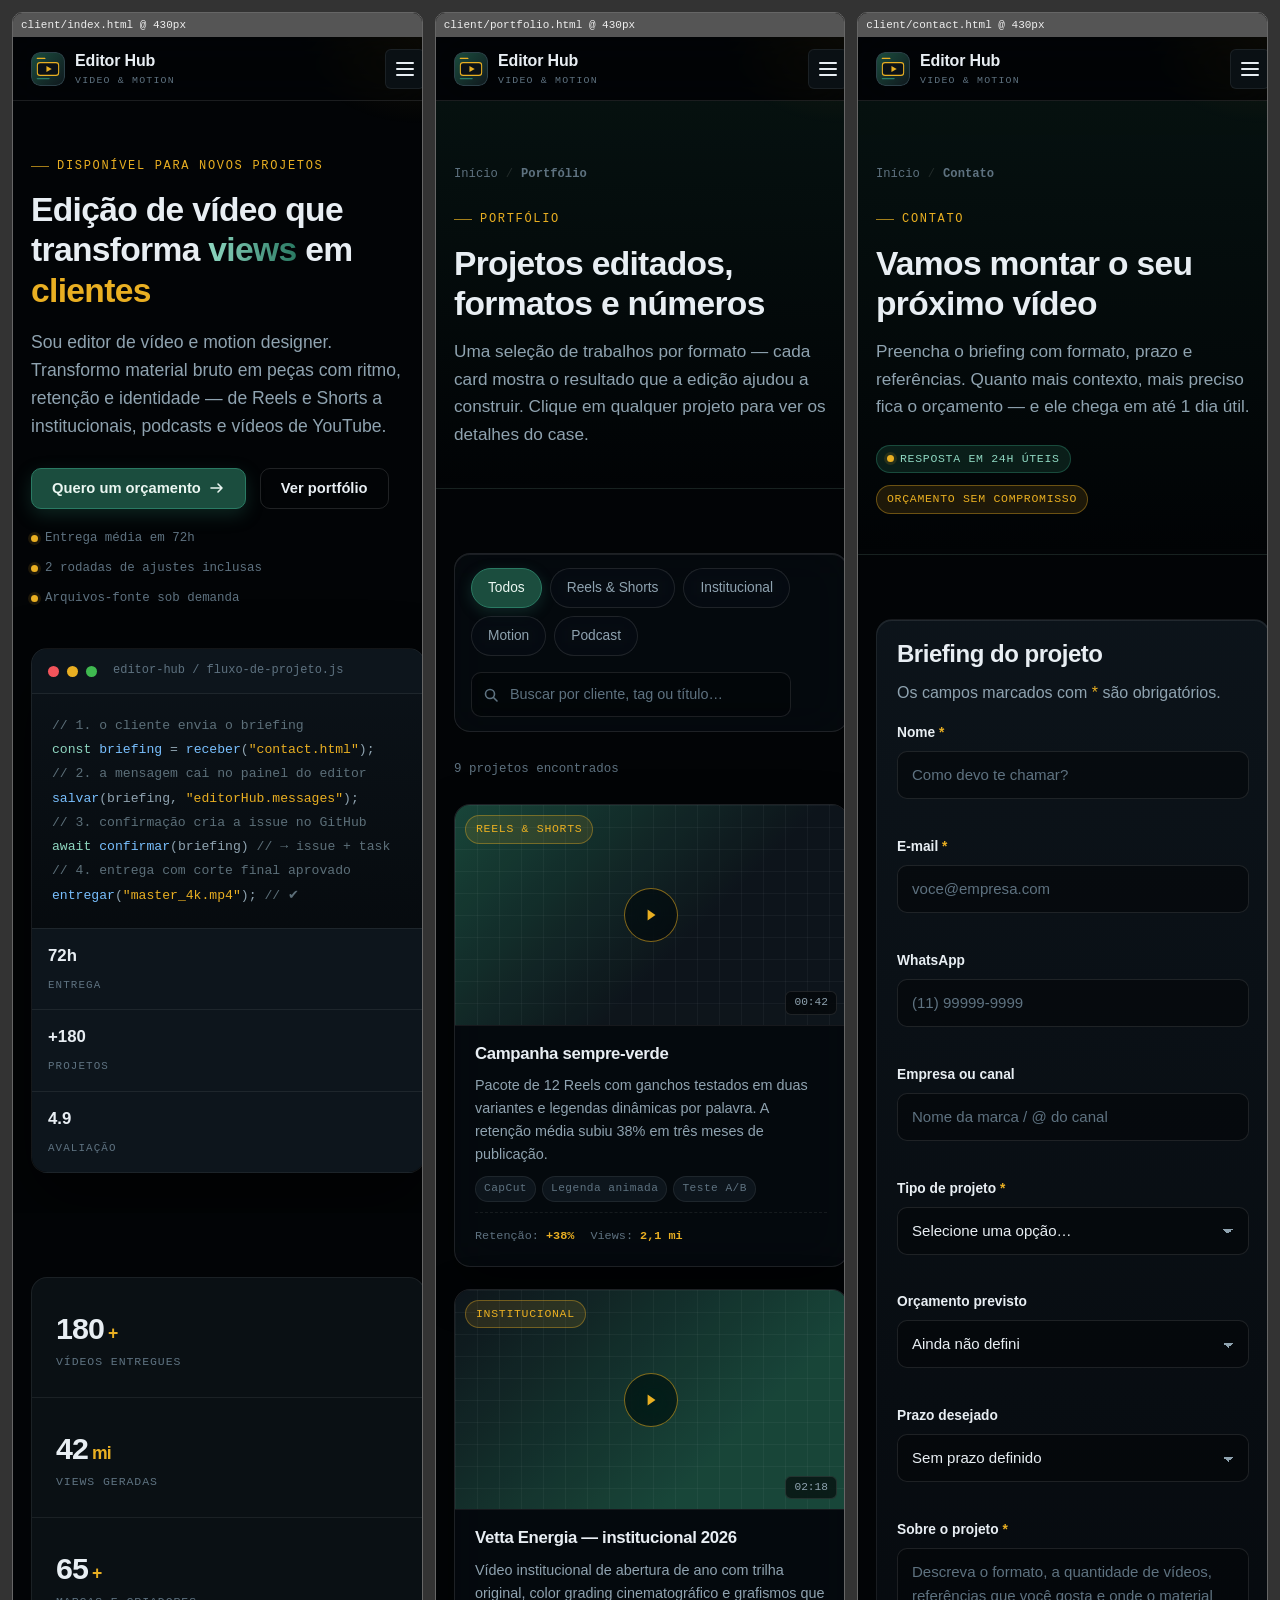
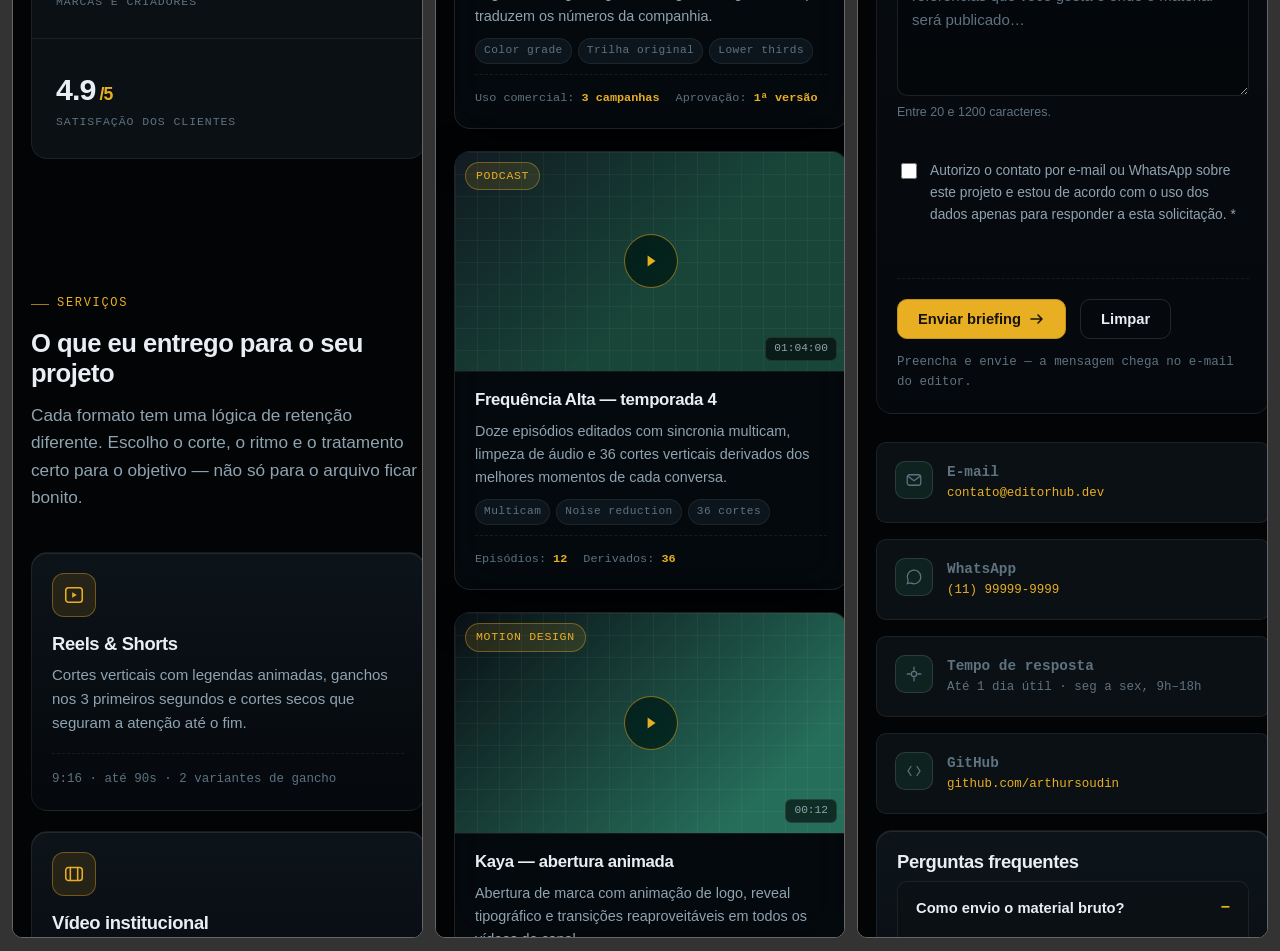
<file: tests/viewport-preview.html>
<!DOCTYPE html>
<html lang="pt-BR">
<head>
  <meta charset="UTF-8" />
  <title>Preview de viewport — Editor Hub</title>
  <style>
    body { margin: 0; background: #333; font-family: monospace; }
    .row { display: flex; gap: 12px; padding: 12px; align-items: flex-start; }
    .device { border: 1px solid #666; border-radius: 10px; overflow: hidden; background: #000; }
    .device h2 { margin: 0; padding: 6px 8px; font-size: 11px; color: #eee; background: #555; font-weight: 400; }
    iframe { border: 0; display: block; }
  </style>
</head>
<body>
  <div class="row" id="row"></div>
  <script>
    // Uso: viewport-preview.html?w=430&h=2500&pages=index,portfolio,contact
    //      viewport-preview.html?w=1280&pages=admin/dashboard
    const params = new URLSearchParams(location.search);
    const width = Number(params.get('w')) || 430;
    const height = Number(params.get('h')) || 2500;
    const pages = (params.get('pages') || 'index,portfolio,contact')
      .split(',')
      .map((p) => p.trim())
      .filter(Boolean)
      .map((p) => (p.indexOf('/') === -1 ? 'client/' + p : p));

    const row = document.getElementById('row');
    pages.forEach((page) => {
      const device = document.createElement('div');
      device.className = 'device';

      const label = document.createElement('h2');
      label.textContent = page + '.html @ ' + width + 'px';

      const frame = document.createElement('iframe');
      frame.width = String(width);
      frame.height = String(height);
      frame.src = '/src/' + page + '.html';

      device.appendChild(label);
      device.appendChild(frame);
      row.appendChild(device);
    });
  </script>
</body>
</html>
</file>
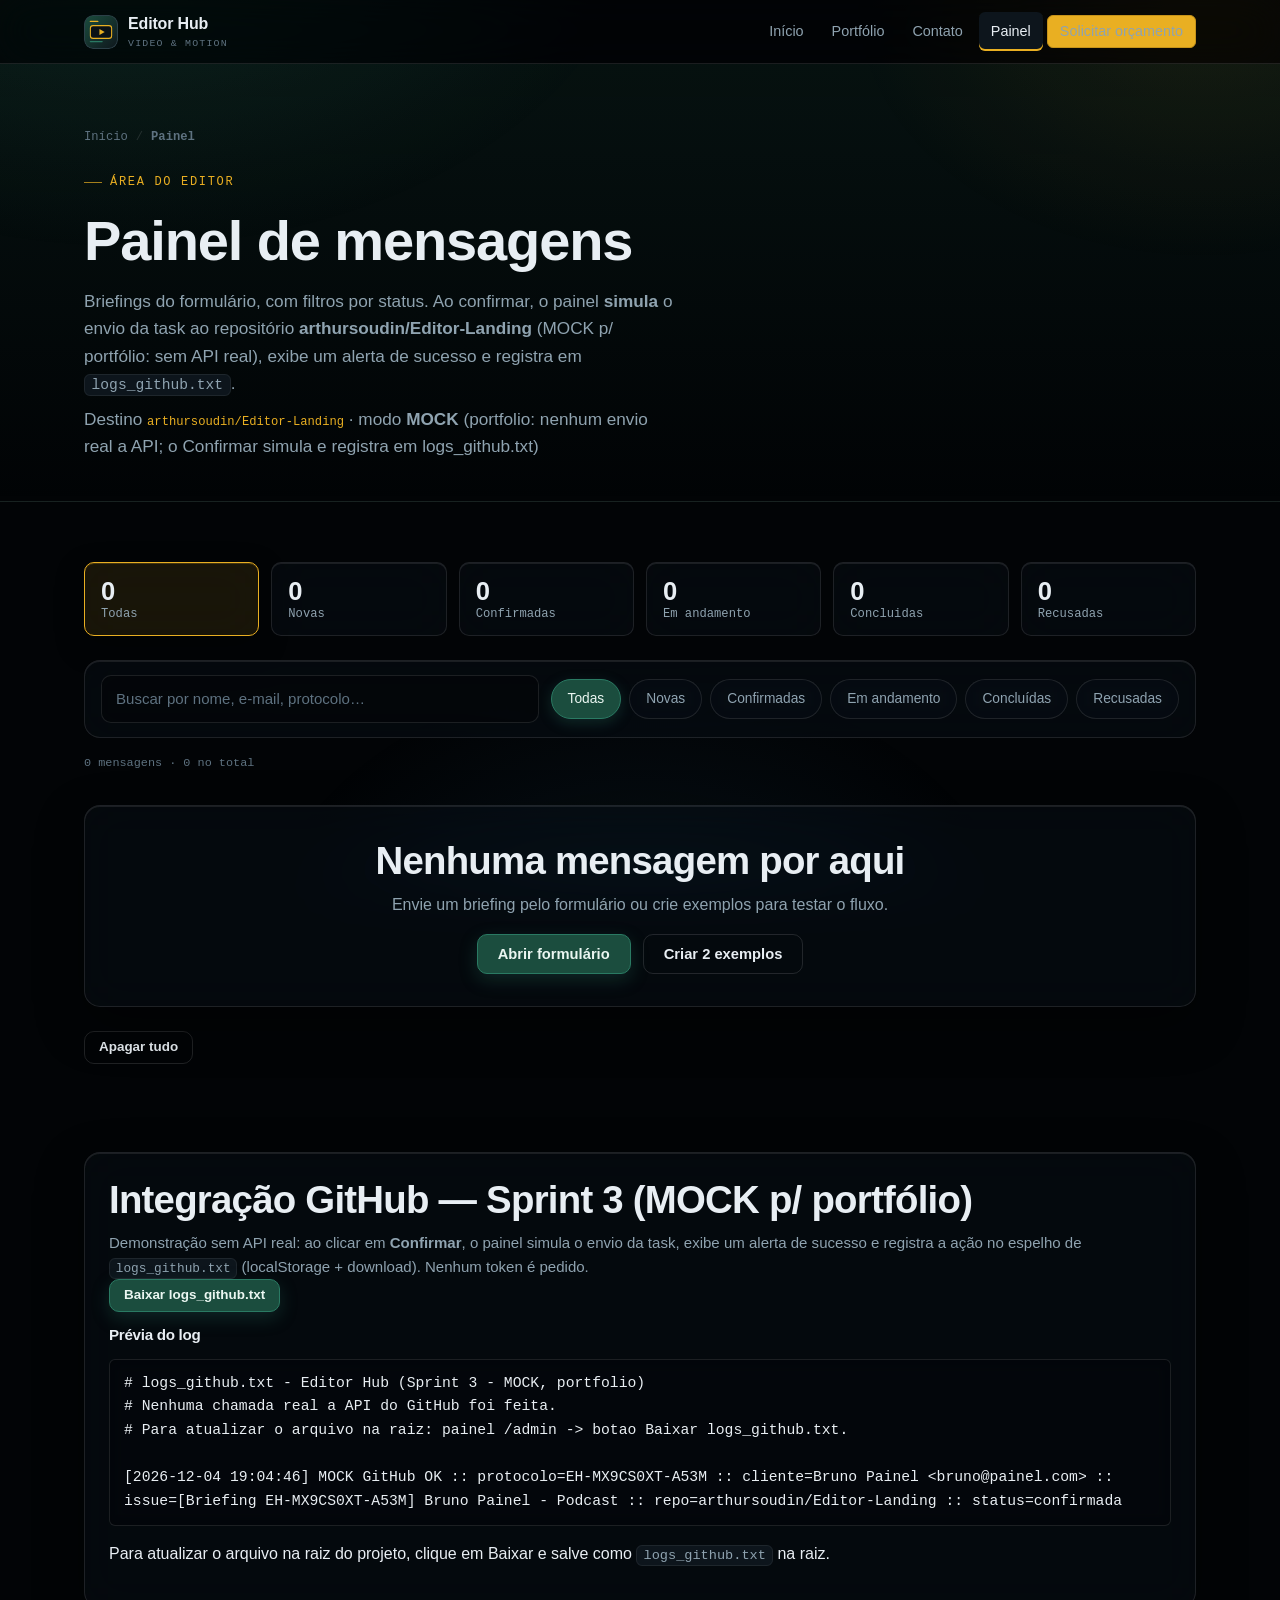
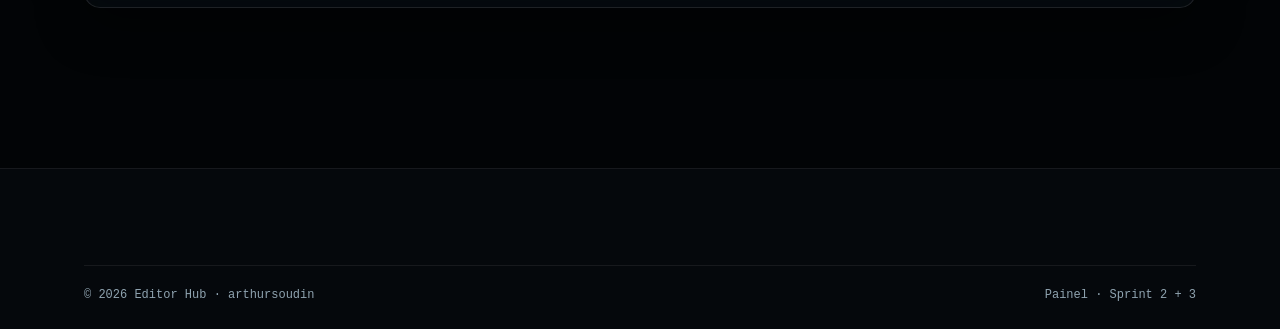
<file: src/admin/dashboard.html>
<!DOCTYPE html>
<html lang="pt-BR">
<head>
  <meta charset="UTF-8" />
  <meta name="viewport" content="width=device-width, initial-scale=1.0" />
  <title>Painel do editor — Editor Hub</title>
  <meta name="description" content="Painel administrativo do Editor Hub: mensagens do briefing e integracao com o GitHub." />
  <meta name="theme-color" content="#020406" />
  <meta name="robots" content="noindex" />
  <link rel="icon" type="image/svg+xml" href="../../public/assets/logo.svg" />
  <script>document.documentElement.classList.add("js");</script>
  <link rel="stylesheet" href="../client/style.css" />
</head>
<body class="is-admin">
  <a class="skip-link" href="#main">Ir para o conteúdo</a>

  <header class="site-header">
    <div class="site-header__inner">
      <a class="brand" href="../client/index.html" aria-label="Editor Hub — página inicial">
        <img class="brand__mark" src="../../public/assets/logo.svg" alt="" width="34" height="34" />
        <span class="brand__text">Editor Hub<small>video &amp; motion</small></span>
      </a>
      <button class="nav-toggle" type="button" aria-expanded="false" aria-controls="site-nav" aria-label="Abrir menu">
        <span class="nav-toggle__bars"></span>
      </button>
      <nav class="site-nav" id="site-nav" aria-label="Navegação principal">
        <ul>
          <li><a href="../client/index.html" data-nav="index">Início</a></li>
          <li><a href="../client/portfolio.html" data-nav="portfolio">Portfólio</a></li>
          <li><a href="../client/contact.html" data-nav="contact">Contato</a></li>
          <li><a href="dashboard.html" data-nav="dashboard" class="is-active">Painel</a></li>
          <li><a class="btn btn--accent btn--sm" href="../client/contact.html">Solicitar orçamento</a></li>
        </ul>
      </nav>
    </div>
  </header>

  <main id="main">
    <section class="page-head">
      <div class="container">
        <nav class="breadcrumb" aria-label="Você está aqui">
          <a href="../client/index.html">Início</a><span>/</span><strong>Painel</strong>
        </nav>
        <span class="eyebrow">Área do editor</span>
        <h1>Painel de mensagens</h1>
        <p class="lead">Briefings do formulário, com filtros por status. Ao confirmar, o painel <strong>simula</strong> o envio da task ao repositório <strong>arthursoudin/Editor-Landing</strong> (MOCK p/ portfólio: sem API real), exibe um alerta de sucesso e registra em <code>logs_github.txt</code>.</p>
        <p class="lead text-dim" id="gh-mode" style="margin-top:8px">Carregando integração…</p>
      </div>
    </section>
    <section class="section" style="padding-top:32px">
      <div class="container">
        <div class="admin-stats" id="admin-stats" role="group" aria-label="Filtrar por status"></div>

        <div class="admin-toolbar">
          <div class="field">
            <label class="sr-only" for="msg-search">Buscar mensagens</label>
            <input type="search" id="msg-search" placeholder="Buscar por nome, e-mail, protocolo…" autocomplete="off" />
          </div>
          <div class="chips" id="status-chips" role="group" aria-label="Status">
            <button type="button" class="chip is-active" data-status-filter="todas" aria-pressed="true">Todas</button>
            <button type="button" class="chip" data-status-filter="nova" aria-pressed="false">Novas</button>
            <button type="button" class="chip" data-status-filter="confirmada" aria-pressed="false">Confirmadas</button>
            <button type="button" class="chip" data-status-filter="em-andamento" aria-pressed="false">Em andamento</button>
            <button type="button" class="chip" data-status-filter="concluida" aria-pressed="false">Concluídas</button>
            <button type="button" class="chip" data-status-filter="recusada" aria-pressed="false">Recusadas</button>
          </div>
        </div>

        <p class="msg-card__meta" id="msg-count" aria-live="polite">Carregando…</p>
        <div class="msg-list" id="msg-list"></div>

        <div class="card admin-empty" id="msg-empty" hidden>
          <h2 class="card__title">Nenhuma mensagem por aqui</h2>
          <p>Envie um briefing pelo formulário ou crie exemplos para testar o fluxo.</p>
          <div class="row" style="justify-content:center">
            <a class="btn btn--primary" href="../client/contact.html">Abrir formulário</a>
            <button type="button" class="btn btn--ghost" id="seed-btn">Criar 2 exemplos</button>
          </div>
        </div>

        <div class="row mt-3">
          <button type="button" class="btn btn--ghost btn--sm" id="clear-btn">Apagar tudo</button>
        </div>
      </div>
    </section>

    <section class="section" style="padding-top:0">
      <div class="container">
        <div class="card">
          <h2 class="card__title">Integração GitHub — Sprint 3 (MOCK p/ portfólio)</h2>
          <p class="card__text">Demonstração sem API real: ao clicar em <strong>Confirmar</strong>, o painel simula o envio da task, exibe um alerta de sucesso e registra a ação no espelho de <code>logs_github.txt</code> (localStorage + download). Nenhum token é pedido.</p>
          <div class="row">
            <button type="button" class="btn btn--primary btn--sm" id="gh-download">Baixar logs_github.txt</button>
          </div>
          <h3 style="font-size:0.95rem;margin:14px 0 6px">Prévia do log</h3>
          <pre class="detail-msg" id="gh-log-preview" style="max-height:220px;overflow:auto">(carregando…)</pre>
          <p class="field__hint">Para atualizar o arquivo na raiz do projeto, clique em Baixar e salve como <code>logs_github.txt</code> na raiz.</p>
        </div>
      </div>
    </section>
  </main>

  <dialog id="msg-dialog" aria-labelledby="dlg-title" class="admin-dialog">
    <div class="admin-dialog__head">
      <h2 id="dlg-title">Mensagem</h2>
      <form method="dialog"><button class="admin-dialog__close" aria-label="Fechar">✕</button></form>
    </div>
    <dl class="detail-grid" id="dlg-fields"></dl>
    <h3 style="font-size:1rem">Mensagem</h3>
    <p class="detail-msg" id="dlg-message"></p>
    <h3 style="font-size:1rem;margin-top:12px">GitHub</h3>
    <p class="msg-card__meta" id="dlg-github">—</p>
    <div class="row" style="margin-top:16px">
      <form method="dialog"><button class="btn btn--ghost">Fechar</button></form>
      <button type="button" class="btn btn--accent" id="dlg-confirm">Confirmar</button>
    </div>
  </dialog>

  <footer class="site-footer">
    <div class="container">
      <div class="footer-bottom">
        <p class="text-dim mb-0">&copy; <span data-current-year>2026</span> Editor Hub · arthursoudin</p>
        <p class="text-dim mb-0">Painel · Sprint 2 + 3</p>
      </div>
    </div>
  </footer>

  <div class="toast-stack" id="toast-stack" aria-live="polite" aria-atomic="false"></div>

  <script src="../core/storage.js"></script>
  <script src="../core/github_bridge.js"></script>
  <script src="../client/client.js"></script>
  <script src="admin.js"></script>
</body>
</html>
</file>
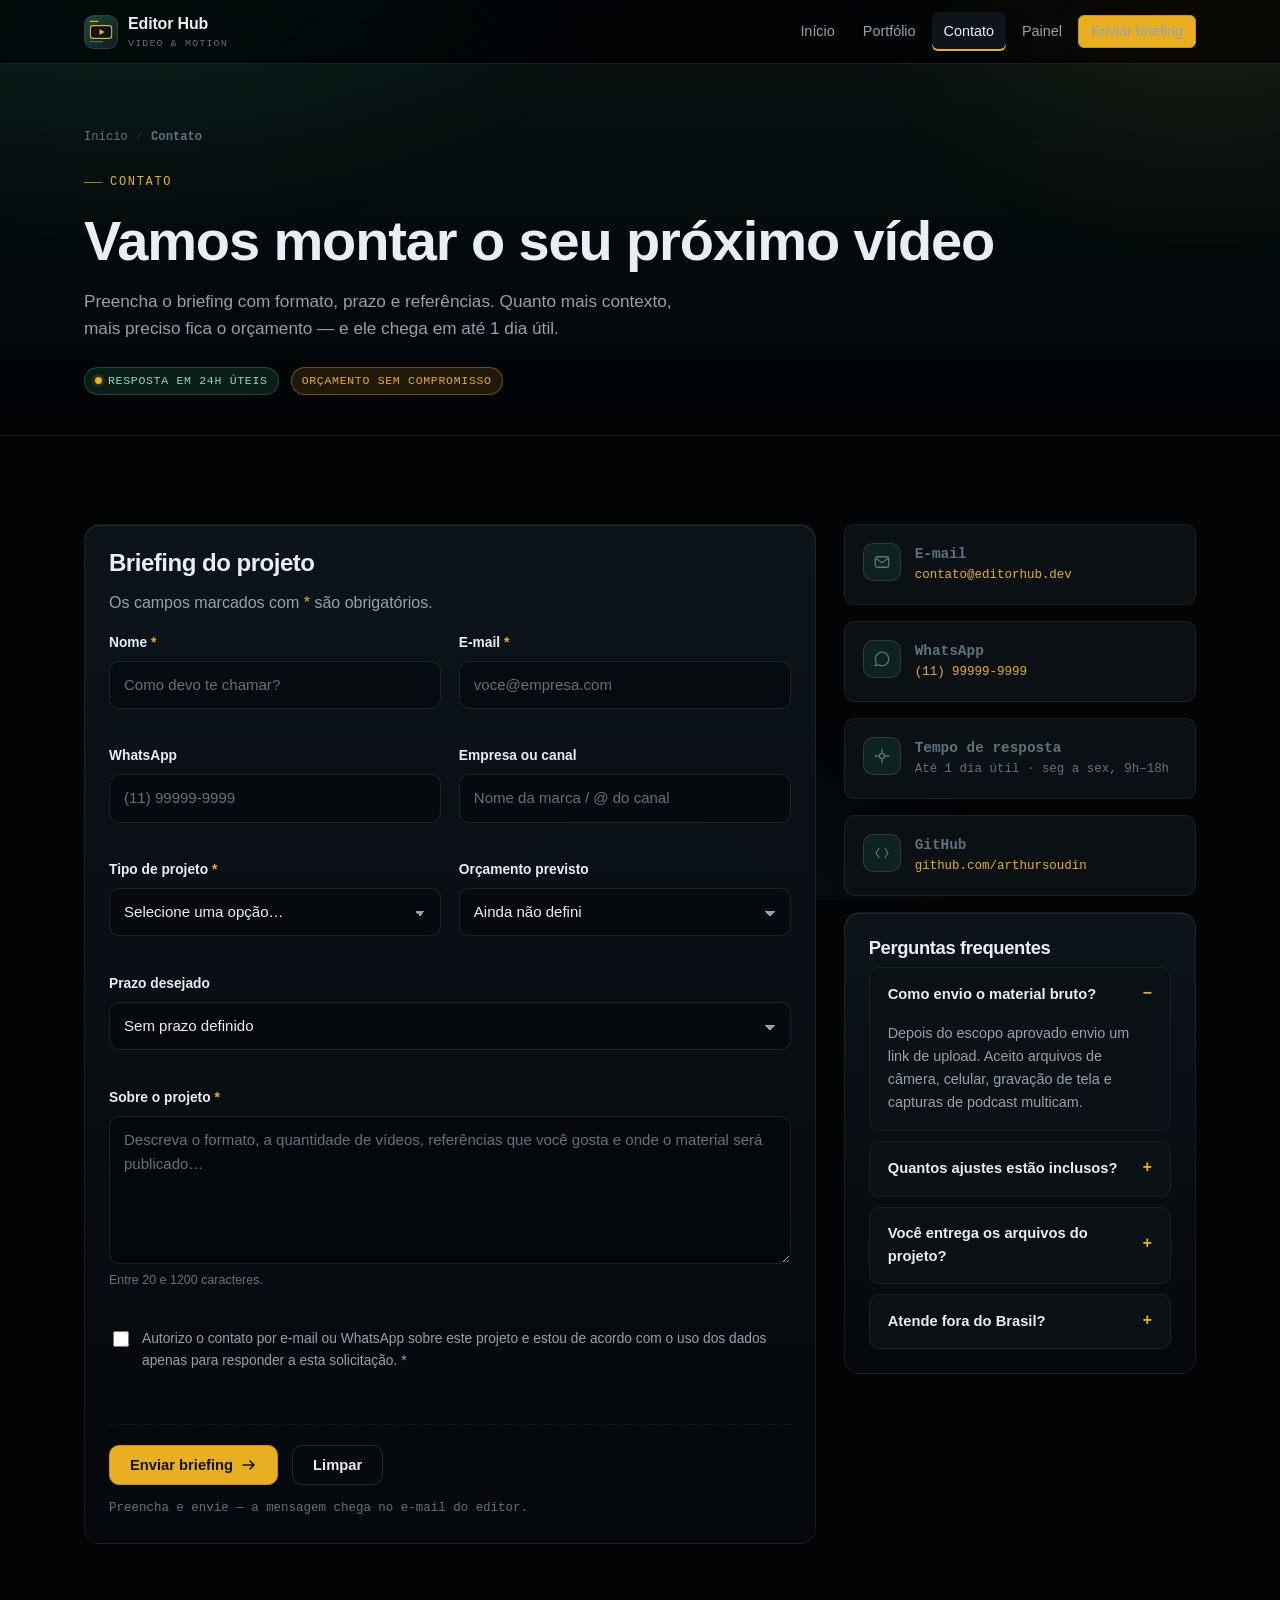
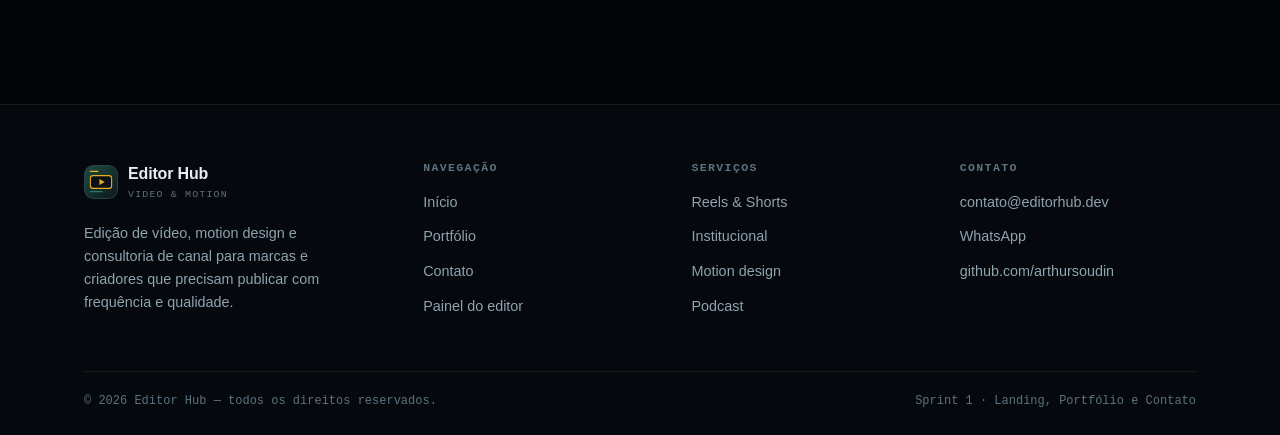
<file: src/client/contact.html>
<!DOCTYPE html>
<html lang="pt-BR">
<head>
  <meta charset="UTF-8" />
  <meta name="viewport" content="width=device-width, initial-scale=1.0" />
  <title>Contato — Editor Hub</title>
  <meta name="description" content="Envie seu briefing de edição de vídeo: formato, prazo e orçamento. Resposta em até 1 dia útil." />
  <meta name="theme-color" content="#020406" />
  <link rel="icon" type="image/svg+xml" href="../../public/assets/logo.svg" />
  <script>document.documentElement.classList.add("js");</script>
  <link rel="stylesheet" href="style.css" />
</head>
<body>
  <a class="skip-link" href="#main">Ir para o conteúdo</a>

  <!-- ================= HEADER ================= -->
  <header class="site-header">
    <div class="site-header__inner">
      <a class="brand" href="index.html" aria-label="Editor Hub — página inicial">
        <img class="brand__mark" src="../../public/assets/logo.svg" alt="" width="34" height="34" />
        <span class="brand__text">
          Editor Hub
          <small>video &amp; motion</small>
        </span>
      </a>

      <button class="nav-toggle" type="button" aria-expanded="false" aria-controls="site-nav" aria-label="Abrir menu">
        <span class="nav-toggle__bars"></span>
      </button>

      <nav class="site-nav" id="site-nav" aria-label="Navegação principal">
        <ul>
          <li><a href="index.html" data-nav="index">Início</a></li>
          <li><a href="portfolio.html" data-nav="portfolio">Portfólio</a></li>
          <li><a href="contact.html" data-nav="contact">Contato</a></li>
          <li><a href="../../src/admin/dashboard.html" data-nav="admin">Painel</a></li>
          <li><a class="btn btn--accent btn--sm" href="#briefing">Enviar briefing</a></li>
        </ul>
      </nav>
    </div>
  </header>

  <main id="main">
    <!-- ================= CABEÇALHO DA PÁGINA ================= -->
    <section class="page-head">
      <div class="container">
        <nav class="breadcrumb" aria-label="Você está aqui">
          <a href="index.html">Início</a>
          <span>/</span>
          <strong>Contato</strong>
        </nav>
        <span class="eyebrow">Contato</span>
        <h1>Vamos montar o seu próximo vídeo</h1>
        <p class="lead">
          Preencha o briefing com formato, prazo e referências. Quanto mais contexto, mais
          preciso fica o orçamento — e ele chega em até 1 dia útil.
        </p>
        <div class="row mt-3">
          <span class="badge badge--primary"><i class="dot"></i> Resposta em 24h úteis</span>
          <span class="badge badge--accent">Orçamento sem compromisso</span>
        </div>
      </div>
    </section>

    <!-- ================= FORMULÁRIO + INFORMAÇÕES ================= -->
    <section class="section" id="briefing">
      <div class="container contact-grid">
        <div>
          <!-- Formulário -->
          <div class="card" id="contact-form-wrapper">
            <h2 style="font-size: 1.5rem">Briefing do projeto</h2>
            <p class="text-dim">
              Os campos marcados com <span class="req" style="color: var(--accent)">*</span> são
              obrigatórios.
            </p>
            <form class="form" id="contact-form" novalidate>
              <div class="form__row">
                <div class="field">
                  <label for="name">Nome <span class="req">*</span></label>
                  <input type="text" id="name" name="name" placeholder="Como devo te chamar?" autocomplete="name" required />
                  <span class="field__error" data-error-for="name"></span>
                </div>

                <div class="field">
                  <label for="email">E-mail <span class="req">*</span></label>
                  <input type="email" id="email" name="email" placeholder="voce@empresa.com" autocomplete="email" required />
                  <span class="field__error" data-error-for="email"></span>
                </div>
              </div>

              <div class="form__row">
                <div class="field">
                  <label for="phone">WhatsApp</label>
                  <input type="tel" id="phone" name="phone" placeholder="(11) 99999-9999" autocomplete="tel" />
                  <span class="field__error" data-error-for="phone"></span>
                </div>

                <div class="field">
                  <label for="company">Empresa ou canal</label>
                  <input type="text" id="company" name="company" placeholder="Nome da marca / @ do canal" autocomplete="organization" />
                  <span class="field__error" data-error-for="company"></span>
                </div>
              </div>

              <div class="form__row">
                <div class="field">
                  <label for="projectType">Tipo de projeto <span class="req">*</span></label>
                  <select id="projectType" name="projectType" required>
                    <option value="">Selecione uma opção…</option>
                    <option>Reels &amp; Shorts</option>
                    <option>Vídeo institucional</option>
                    <option>Motion design / animação</option>
                    <option>Podcast / cortes longos</option>
                    <option>Thumbnails e capas</option>
                    <option>Consultoria de canal</option>
                    <option>Outro formato</option>
                  </select>
                  <span class="field__error" data-error-for="projectType"></span>
                </div>

                <div class="field">
                  <label for="budget">Orçamento previsto</label>
                  <select id="budget" name="budget">
                    <option value="">Ainda não defini</option>
                    <option>Até R$ 500</option>
                    <option>R$ 500 – R$ 1.500</option>
                    <option>R$ 1.500 – R$ 3.000</option>
                    <option>R$ 3.000 – R$ 8.000</option>
                    <option>Acima de R$ 8.000</option>
                  </select>
                  <span class="field__error" data-error-for="budget"></span>
                </div>
              </div>

              <div class="field">
                <label for="deadline">Prazo desejado</label>
                <select id="deadline" name="deadline">
                  <option value="">Sem prazo definido</option>
                  <option>Urgente (até 48h)</option>
                  <option>Esta semana</option>
                  <option>Em até 15 dias</option>
                  <option>Planejamento mensal recorrente</option>
                </select>
                <span class="field__error" data-error-for="deadline"></span>
              </div>

              <div class="field">
                <label for="message">Sobre o projeto <span class="req">*</span></label>
                <textarea id="message" name="message" placeholder="Descreva o formato, a quantidade de vídeos, referências que você gosta e onde o material será publicado…" required maxlength="1200"></textarea>
                <span class="hint">Entre 20 e 1200 caracteres.</span>
                <span class="field__error" data-error-for="message"></span>
              </div>

              <label class="checkbox" for="consent">
                <input type="checkbox" id="consent" name="consent" required />
                <span>
                  Autorizo o contato por e-mail ou WhatsApp sobre este projeto e estou de acordo
                  com o uso dos dados apenas para responder a esta solicitação.
                  <span class="req">*</span>
                </span>
              </label>
              <span class="field__error" data-error-for="consent"></span>

              <div class="form__actions">
                <button class="btn btn--accent" type="submit" id="submit-btn">
                  Enviar briefing
                  <svg viewBox="0 0 16 16" width="16" height="16" fill="none" stroke="currentColor" stroke-width="1.6" aria-hidden="true"><path d="M2 8h11M9 4l4 4-4 4" stroke-linecap="round" stroke-linejoin="round" /></svg>
                </button>
                <button class="btn btn--ghost" type="reset">Limpar</button>
                <span class="form__status" id="form-status">Preencha e envie — a mensagem chega no e-mail do editor.</span>
              </div>
            </form>
          </div>

          <!-- Confirmação -->
          <div class="success-card" id="contact-success" role="status" aria-live="polite">
            <span class="badge badge--success">Briefing registrado</span>
            <h2 class="mb-0" style="font-size: 1.4rem">Recebi a sua mensagem. Vamos ao trabalho!</h2>
            <p class="text-dim mb-0">
              A solicitação entrou na fila do painel do editor com o status
              <strong>Nova</strong>. Assim que eu confirmar o escopo, o status muda para
              <strong>Confirmada</strong> e a tarefa é criada para acompanhamento.
            </p>
            <span class="success-card__protocol">
              Protocolo<span id="success-protocol">EH-0000-0000</span>
            </span>
            <div class="row">
              <a class="btn btn--primary" id="success-whatsapp" href="https://wa.me/5511999999999" target="_blank" rel="noopener noreferrer">Falar no WhatsApp</a>
              <button class="btn btn--ghost" type="button" id="new-message">Enviar outra mensagem</button>
            </div>
          </div>
        </div>
        <aside class="stack">
          <div class="info-card">
            <span class="info-card__icon">
              <svg viewBox="0 0 24 24" fill="none" stroke="currentColor" stroke-width="1.7" aria-hidden="true"><rect x="3" y="5" width="18" height="14" rx="3" /><path d="M4 7l8 6 8-6" /></svg>
            </span>
            <span>
              <strong>E-mail</strong>
              <span><a href="mailto:contato@editorhub.dev">contato@editorhub.dev</a></span>
            </span>
          </div>

          <div class="info-card">
            <span class="info-card__icon">
              <svg viewBox="0 0 24 24" fill="none" stroke="currentColor" stroke-width="1.7" aria-hidden="true"><path d="M21 12a9 9 0 0 1-13.2 7.9L3 21l1.2-4.6A9 9 0 1 1 21 12Z" /></svg>
            </span>
            <span>
              <strong>WhatsApp</strong>
              <span><a href="https://wa.me/5511999999999" target="_blank" rel="noopener noreferrer">(11) 99999-9999</a></span>
            </span>
          </div>

          <div class="info-card">
            <span class="info-card__icon">
              <svg viewBox="0 0 24 24" fill="none" stroke="currentColor" stroke-width="1.7" aria-hidden="true"><path d="M12 3v4M12 17v4M3 12h4M17 12h4" stroke-linecap="round" /><circle cx="12" cy="12" r="3.5" /></svg>
            </span>
            <span>
              <strong>Tempo de resposta</strong>
              <span>Até 1 dia útil · seg a sex, 9h–18h</span>
            </span>
          </div>

          <div class="info-card">
            <span class="info-card__icon">
              <svg viewBox="0 0 24 24" fill="none" stroke="currentColor" stroke-width="1.7" aria-hidden="true"><path d="M8 6l-4 6 4 6M16 6l4 6-4 6" stroke-linecap="round" stroke-linejoin="round" /></svg>
            </span>
            <span>
              <strong>GitHub</strong>
              <span><a href="https://github.com/arthursoudin" target="_blank" rel="noopener noreferrer">github.com/arthursoudin</a></span>
            </span>
          </div>

          <div class="card">
            <h3 class="card__title">Perguntas frequentes</h3>
            <details class="accordion" open>
              <summary>Como envio o material bruto?</summary>
              <p>
                Depois do escopo aprovado envio um link de upload. Aceito arquivos de câmera,
                celular, gravação de tela e capturas de podcast multicam.
              </p>
            </details>
            <details class="accordion">
              <summary>Quantos ajustes estão inclusos?</summary>
              <p>
                Duas rodadas de ajustes por vídeo. Mudanças de direção criativa depois da
                aprovação entram como novo escopo.
              </p>
            </details>
            <details class="accordion">
              <summary>Você entrega os arquivos do projeto?</summary>
              <p>
                Sim, sob demanda: projeto final, presets de motion e as versões exportadas para
                cada plataforma.
              </p>
            </details>
            <details class="accordion">
              <summary>Atende fora do Brasil?</summary>
              <p>
                Atendo remotamente, com reuniões por chamada de vídeo e entrega via link.
                Faturamento em real ou dólar.
              </p>
            </details>
          </div>
        </aside>
      </div>
    </section>
  </main>

  <!-- ================= FOOTER ================= -->
  <footer class="site-footer">
    <div class="container">
      <div class="footer-grid">
        <div>
          <a class="brand" href="index.html">
            <img class="brand__mark" src="../../public/assets/logo.svg" alt="" width="34" height="34" />
            <span class="brand__text">
              Editor Hub
              <small>video &amp; motion</small>
            </span>
          </a>
          <p class="footer-about mt-2">
            Edição de vídeo, motion design e consultoria de canal para marcas e criadores que
            precisam publicar com frequência e qualidade.
          </p>
        </div>

        <div>
          <h3 class="footer-title">Navegação</h3>
          <ul class="footer-links">
            <li><a href="index.html">Início</a></li>
            <li><a href="portfolio.html">Portfólio</a></li>
            <li><a href="contact.html">Contato</a></li>
            <li><a href="../../src/admin/dashboard.html">Painel do editor</a></li>
          </ul>
        </div>

        <div>
          <h3 class="footer-title">Serviços</h3>
          <ul class="footer-links">
            <li><a href="index.html#servicos">Reels &amp; Shorts</a></li>
            <li><a href="index.html#servicos">Institucional</a></li>
            <li><a href="index.html#servicos">Motion design</a></li>
            <li><a href="index.html#servicos">Podcast</a></li>
          </ul>
        </div>

        <div>
          <h3 class="footer-title">Contato</h3>
          <ul class="footer-links">
            <li><a href="mailto:contato@editorhub.dev">contato@editorhub.dev</a></li>
            <li><a href="https://wa.me/5511999999999" target="_blank" rel="noopener noreferrer">WhatsApp</a></li>
            <li><a href="https://github.com/arthursoudin" target="_blank" rel="noopener noreferrer">github.com/arthursoudin</a></li>
          </ul>
        </div>
      </div>

      <div class="footer-bottom">
        <span>&copy; <span data-current-year>2026</span> Editor Hub — todos os direitos reservados.</span>
        <span>Sprint 1 · Landing, Portfólio e Contato</span>
      </div>
    </div>
  </footer>

  <div class="toast-stack" id="toast-stack" aria-live="polite" aria-atomic="false"></div>

  <script src="../core/storage.js"></script>
  <script src="../core/email_config.js"></script>
  <script src="../core/email_bridge.js"></script>
  <script src="client.js"></script>
</body>
</html>
</file>
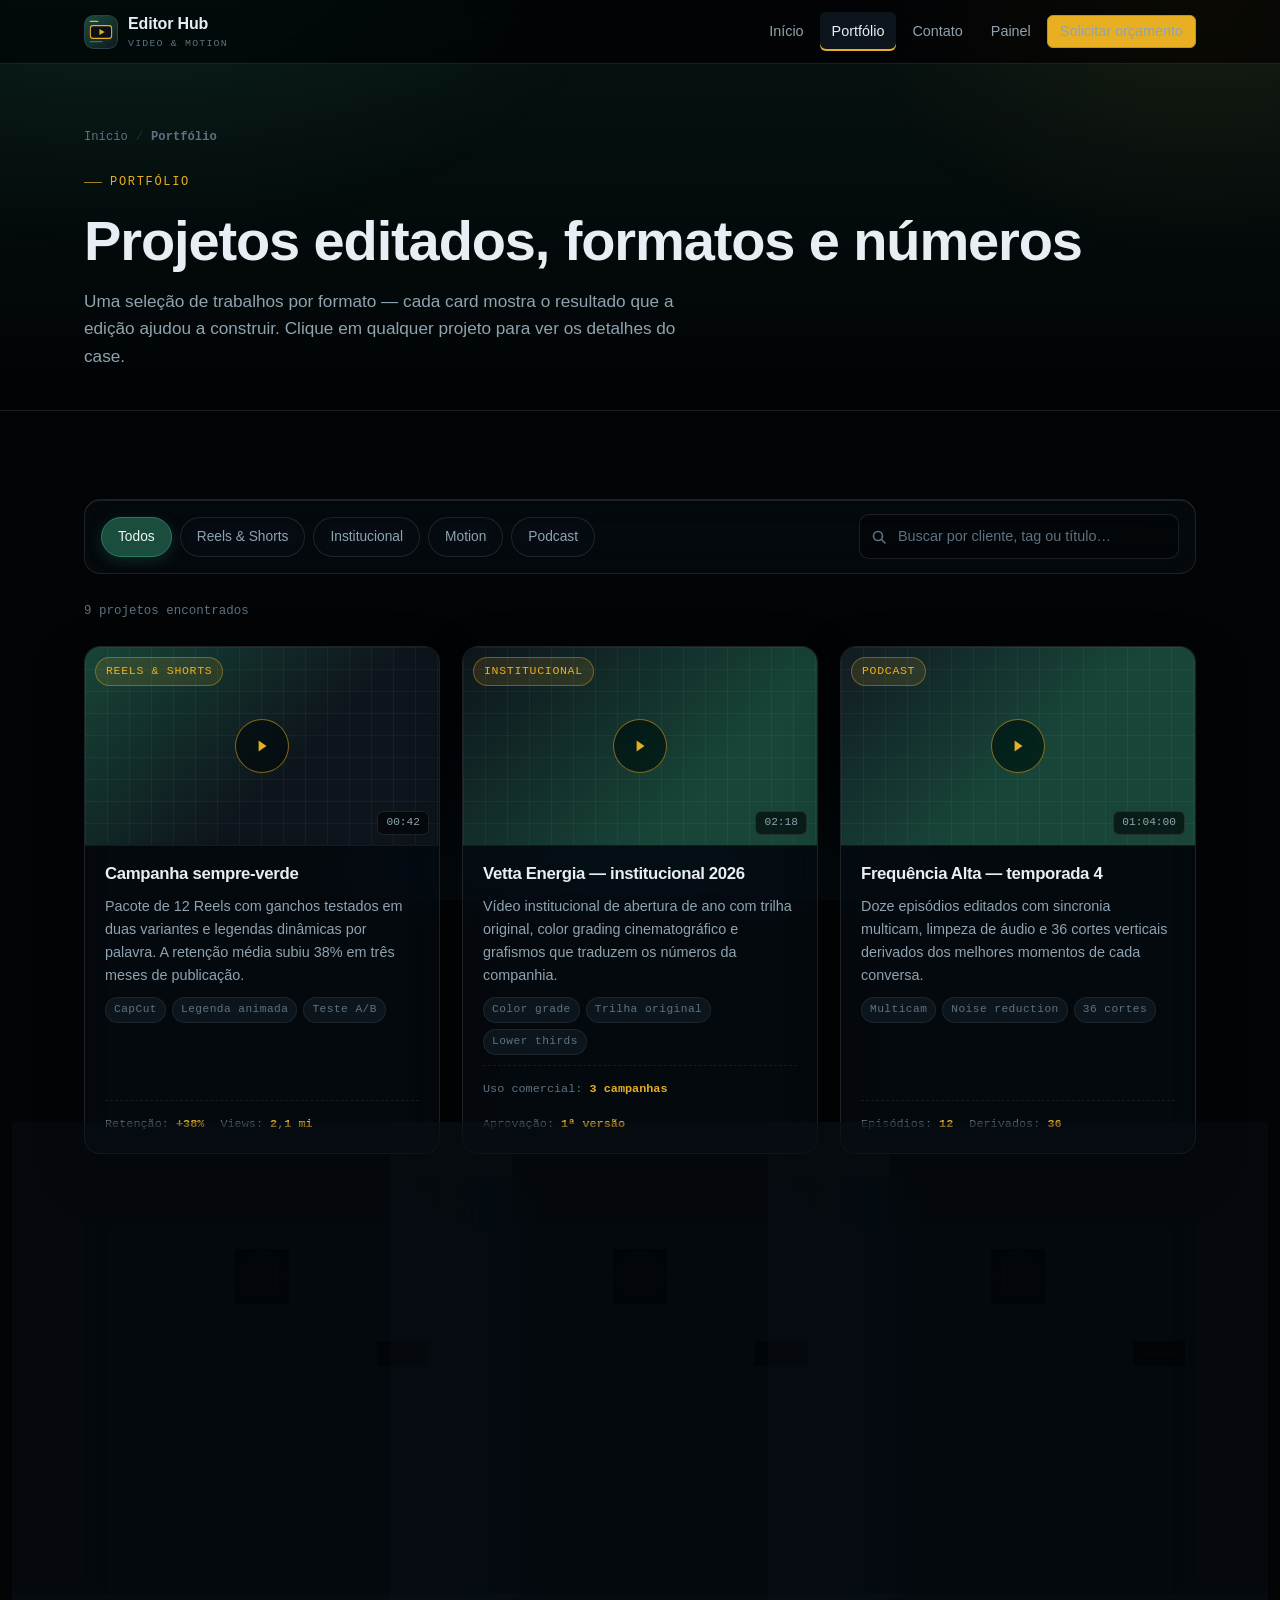
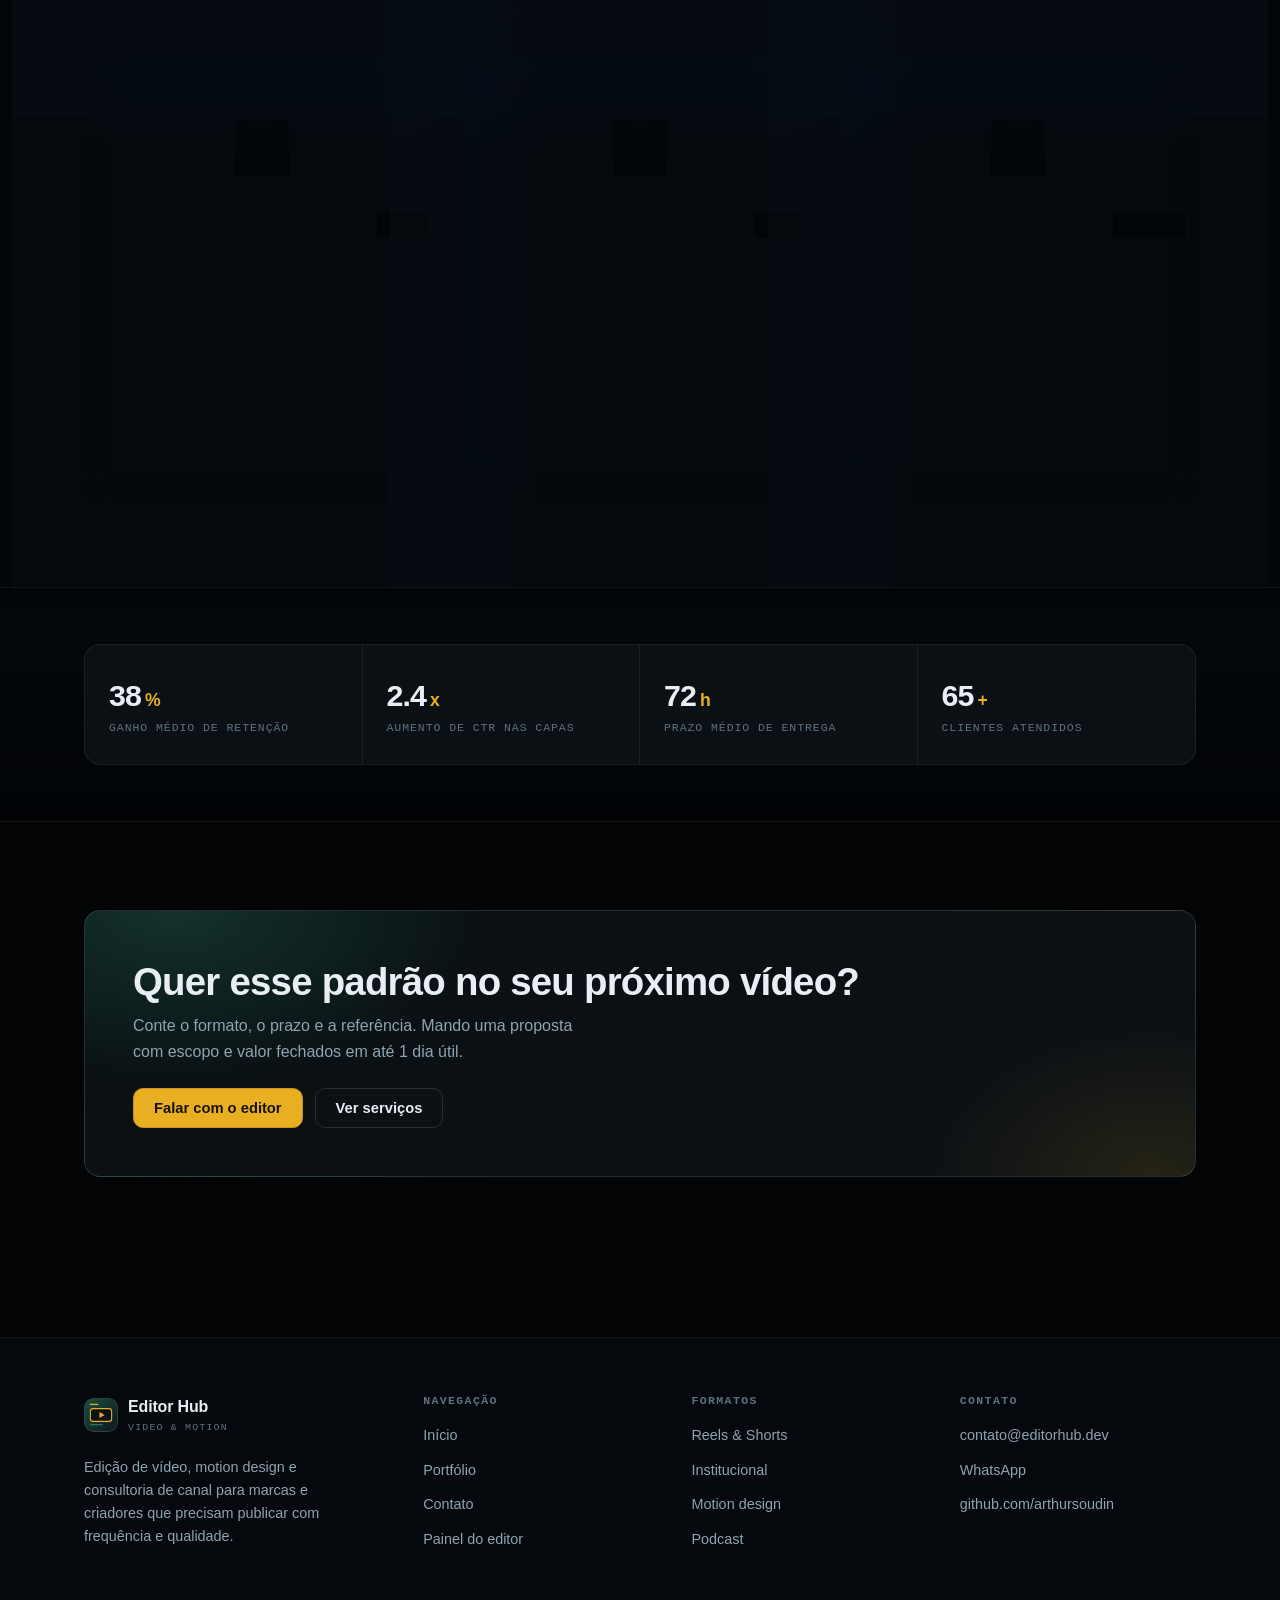
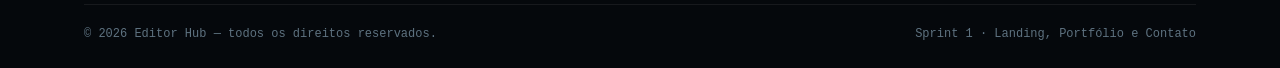
<file: src/client/portfolio.html>
<!DOCTYPE html>
<html lang="pt-BR">
<head>
  <meta charset="UTF-8" />
  <meta name="viewport" content="width=device-width, initial-scale=1.0" />
  <title>Portfólio — Editor Hub</title>
  <meta name="description" content="Portfólio de edição de vídeo e motion design: Reels, Shorts, institucionais, podcasts e animações com resultados de retenção e CTR." />
  <meta name="theme-color" content="#020406" />
  <link rel="icon" type="image/svg+xml" href="../../public/assets/logo.svg" />
  <script>document.documentElement.classList.add("js");</script>
  <link rel="stylesheet" href="style.css" />
</head>
<body>
  <a class="skip-link" href="#main">Ir para o conteúdo</a>

  <!-- ================= HEADER ================= -->
  <header class="site-header">
    <div class="site-header__inner">
      <a class="brand" href="index.html" aria-label="Editor Hub — página inicial">
        <img class="brand__mark" src="../../public/assets/logo.svg" alt="" width="34" height="34" />
        <span class="brand__text">
          Editor Hub
          <small>video &amp; motion</small>
        </span>
      </a>

      <button class="nav-toggle" type="button" aria-expanded="false" aria-controls="site-nav" aria-label="Abrir menu">
        <span class="nav-toggle__bars"></span>
      </button>

      <nav class="site-nav" id="site-nav" aria-label="Navegação principal">
        <ul>
          <li><a href="index.html" data-nav="index">Início</a></li>
          <li><a href="portfolio.html" data-nav="portfolio">Portfólio</a></li>
          <li><a href="contact.html" data-nav="contact">Contato</a></li>
          <li><a href="../../src/admin/dashboard.html" data-nav="admin">Painel</a></li>
          <li><a class="btn btn--accent btn--sm" href="contact.html">Solicitar orçamento</a></li>
        </ul>
      </nav>
    </div>
  </header>

  <main id="main">
    <!-- ================= CABEÇALHO DA PÁGINA ================= -->
    <section class="page-head">
      <div class="container">
        <nav class="breadcrumb" aria-label="Você está aqui">
          <a href="index.html">Início</a>
          <span>/</span>
          <strong>Portfólio</strong>
        </nav>
        <span class="eyebrow">Portfólio</span>
        <h1>Projetos editados, formatos e números</h1>
        <p class="lead">
          Uma seleção de trabalhos por formato — cada card mostra o resultado que a edição
          ajudou a construir. Clique em qualquer projeto para ver os detalhes do case.
        </p>
      </div>
    </section>

    <!-- ================= LISTA + FILTROS ================= -->
    <section class="section">
      <div class="container">
        <div class="portfolio-toolbar">
          <div class="chips" id="filter-chips" role="group" aria-label="Filtrar por categoria">
            <button class="chip is-active" type="button" data-filter="all" aria-pressed="true">Todos</button>
            <button class="chip" type="button" data-filter="reels" aria-pressed="false">Reels &amp; Shorts</button>
            <button class="chip" type="button" data-filter="institucional" aria-pressed="false">Institucional</button>
            <button class="chip" type="button" data-filter="motion" aria-pressed="false">Motion</button>
            <button class="chip" type="button" data-filter="podcast" aria-pressed="false">Podcast</button>
          </div>

          <label class="search">
            <span class="sr-only">Buscar projeto</span>
            <svg viewBox="0 0 16 16" fill="none" stroke="currentColor" stroke-width="1.6" aria-hidden="true"><circle cx="7" cy="7" r="4.5" /><path d="M10.5 10.5L14 14" stroke-linecap="round" /></svg>
            <input type="search" id="portfolio-search" placeholder="Buscar por cliente, tag ou título…" autocomplete="off" />
          </label>
        </div>

        <p class="form__status mb-0" id="portfolio-count" role="status"></p>

        <div class="work-grid mt-3" id="work-grid">
          <noscript>
            <p class="empty-state">
              Ative o JavaScript para navegar pelo portfólio com filtros e detalhes dos cases.
            </p>
          </noscript>
        </div>
      </div>
    </section>

    <!-- ================= NÚMEROS ================= -->
    <section class="section section--tight section--alt">
      <div class="container">
        <div class="stats reveal">
          <div class="stat">
            <div class="stat__value">38<i>%</i></div>
            <div class="stat__label">Ganho médio de retenção</div>
          </div>
          <div class="stat">
            <div class="stat__value">2.4<i>x</i></div>
            <div class="stat__label">Aumento de CTR nas capas</div>
          </div>
          <div class="stat">
            <div class="stat__value">72<i>h</i></div>
            <div class="stat__label">Prazo médio de entrega</div>
          </div>
          <div class="stat">
            <div class="stat__value">65<i>+</i></div>
            <div class="stat__label">Clientes atendidos</div>
          </div>
        </div>
      </div>
    </section>

    <!-- ================= CTA ================= -->
    <section class="section">
      <div class="container">
        <div class="cta reveal">
          <div>
            <h2>Quer esse padrão no seu próximo vídeo?</h2>
            <p>
              Conte o formato, o prazo e a referência. Mando uma proposta com escopo e valor
              fechados em até 1 dia útil.
            </p>
          </div>
          <div class="cta__actions">
            <a class="btn btn--accent" href="contact.html">Falar com o editor</a>
            <a class="btn btn--ghost" href="index.html#servicos">Ver serviços</a>
          </div>
        </div>
      </div>
    </section>
  </main>

  <!-- ================= FOOTER ================= -->
  <footer class="site-footer">
    <div class="container">
      <div class="footer-grid">
        <div>
          <a class="brand" href="index.html">
            <img class="brand__mark" src="../../public/assets/logo.svg" alt="" width="34" height="34" />
            <span class="brand__text">
              Editor Hub
              <small>video &amp; motion</small>
            </span>
          </a>
          <p class="footer-about mt-2">
            Edição de vídeo, motion design e consultoria de canal para marcas e criadores que
            precisam publicar com frequência e qualidade.
          </p>
        </div>

        <div>
          <h3 class="footer-title">Navegação</h3>
          <ul class="footer-links">
            <li><a href="index.html">Início</a></li>
            <li><a href="portfolio.html">Portfólio</a></li>
            <li><a href="contact.html">Contato</a></li>
            <li><a href="../../src/admin/dashboard.html">Painel do editor</a></li>
          </ul>
        </div>

        <div>
          <h3 class="footer-title">Formatos</h3>
          <ul class="footer-links">
            <li><a href="portfolio.html" data-filter-link="reels">Reels &amp; Shorts</a></li>
            <li><a href="portfolio.html" data-filter-link="institucional">Institucional</a></li>
            <li><a href="portfolio.html" data-filter-link="motion">Motion design</a></li>
            <li><a href="portfolio.html" data-filter-link="podcast">Podcast</a></li>
          </ul>
        </div>

        <div>
          <h3 class="footer-title">Contato</h3>
          <ul class="footer-links">
            <li><a href="mailto:contato@editorhub.dev">contato@editorhub.dev</a></li>
            <li><a href="https://wa.me/5511999999999" target="_blank" rel="noopener noreferrer">WhatsApp</a></li>
            <li><a href="https://github.com/arthursoudin" target="_blank" rel="noopener noreferrer">github.com/arthursoudin</a></li>
          </ul>
        </div>
      </div>

      <div class="footer-bottom">
        <span>&copy; <span data-current-year>2026</span> Editor Hub — todos os direitos reservados.</span>
        <span>Sprint 1 · Landing, Portfólio e Contato</span>
      </div>
    </div>
  </footer>

  <!-- ================= MODAL (lightbox de projeto) ================= -->
  <div class="modal" id="work-modal" role="dialog" aria-modal="true" aria-labelledby="work-modal-title" aria-hidden="true">
    <div class="modal__dialog">
      <button class="modal__close" type="button" data-modal-close aria-label="Fechar">&times;</button>
      <div class="modal__media" id="work-modal-media"><p>placeholder de vídeo</p></div>
      <div class="modal__body">
        <span class="badge badge--accent" id="work-modal-category">Categoria</span>
        <h3 id="work-modal-title">Título do projeto</h3>
        <p class="text-dim" id="work-modal-description"></p>
        <div class="modal__meta">
          <div><span>Cliente</span><strong id="work-modal-client">—</strong></div>
          <div><span>Duração</span><strong id="work-modal-duration">—</strong></div>
          <div><span>Formato</span><strong id="work-modal-format">—</strong></div>
        </div>
        <div class="tag-list" id="work-modal-tags"></div>
        <div class="row mt-3">
          <a class="btn btn--primary" href="contact.html">Quero algo parecido</a>
          <button class="btn btn--ghost" type="button" data-modal-close>Fechar</button>
        </div>
      </div>
    </div>
  </div>

  <div class="toast-stack" id="toast-stack" aria-live="polite" aria-atomic="false"></div>

  <script src="../core/storage.js"></script>
  <script src="client.js"></script>
</body>
</html>
</file>
<file: src/client/style.css>
/* ============================================================
   EDITOR HUB — Design System (Dark Mode profundo + glassmorphism)
   Sprint 1: Landing Page, Portfólio e Contato
   Paleta: #020406 (fundo) · #1B4D3E (verde institucional) · #E9AF22 (dourado)
   ============================================================ */

/* ------------------------------------------------------------
   1. TOKENS
   ------------------------------------------------------------ */
:root {
  /* Superfícies — dark profundo (quase-black com undertone petróleo) */
  --bg: #020406;
  --bg-alt: #05080c;
  --surface: #0a1014;
  --surface-2: #0d151c;
  --surface-3: #111b23;

  /* Bordas sutis (estilo GitHub) */
  --border: rgba(255, 255, 255, 0.07);
  --border-strong: rgba(255, 255, 255, 0.12);
  --border-accent: rgba(233, 175, 34, 0.38);

  /* Texto */
  --text: #e8eef3;
  --text-dim: #8fa3b0;
  --text-faint: #5e7280;

  /* Vidro fosco (glassmorphism) */
  --glass-bg: rgba(10, 16, 22, 0.46);
  --glass-bg-hover: rgba(16, 26, 34, 0.58);
  --glass-bg-strong: rgba(8, 14, 20, 0.88);
  --glass-border: rgba(255, 255, 255, 0.1);
  --glass-blur: blur(22px) saturate(165%);
  --glass-highlight: inset 0 1px 0 rgba(255, 255, 255, 0.09);
  --glass-shadow: 0 18px 48px rgba(0, 0, 0, 0.42), var(--glass-highlight);

  /* Marca */
  --primary: #1b4d3e;
  --primary-soft: #2a7a63;
  --primary-glow: rgba(42, 122, 99, 0.28);
  --accent: #e9af22;
  --accent-dim: #c6931a;
  --accent-soft: rgba(233, 175, 34, 0.12);

  /* Semânticas */
  --success: #3fb950;
  --warning: #d29922;
  --danger: #f2545b;
  --info: #58a6ff;

  /* Tipografia */
  --font-sans: -apple-system, BlinkMacSystemFont, "Segoe UI", "Noto Sans",
    Helvetica, Arial, sans-serif;
  --font-mono: ui-monospace, SFMono-Regular, "SF Mono", Menlo, Consolas,
    "Liberation Mono", monospace;

  /* Layout */
  --container: 1160px;
  --radius-sm: 6px;
  --radius: 10px;
  --radius-lg: 16px;
  --header-h: 64px;

  /* Sombras */
  --shadow-sm: 0 1px 2px rgba(0, 0, 0, 0.55);
  --shadow: 0 12px 32px rgba(0, 0, 0, 0.5);
  --shadow-lg: 0 28px 64px rgba(0, 0, 0, 0.62);

  --transition: 180ms ease;
}

/* ------------------------------------------------------------
   2. RESET / BASE
   ------------------------------------------------------------ */
*,
*::before,
*::after {
  box-sizing: border-box;
}

html {
  scroll-behavior: smooth;
  scroll-padding-top: calc(var(--header-h) + 24px);
  -webkit-text-size-adjust: 100%;
}

body {
  margin: 0;
  background-color: var(--bg);
  color: var(--text);
  font-family: var(--font-sans);
  font-size: 16px;
  line-height: 1.6;
  -webkit-font-smoothing: antialiased;
  overflow-x: hidden;
}

/* Brilho ambiente — halos profundos para o vidro fosco “pegar” o fundo */
body::before {
  content: "";
  position: fixed;
  inset: 0;
  pointer-events: none;
  z-index: 0;
  background:
    radial-gradient(70vw 48vw at 10% -12%, rgba(27, 77, 62, 0.32), transparent 58%),
    radial-gradient(46vw 34vw at 94% 0%, rgba(233, 175, 34, 0.09), transparent 60%),
    radial-gradient(50vw 40vw at 50% 110%, rgba(18, 38, 52, 0.45), transparent 62%);
}

body > * {
  position: relative;
  z-index: 1;
}

img,
svg,
video {
  max-width: 100%;
  display: block;
}

h1,
h2,
h3,
h4 {
  margin: 0 0 0.5em;
  line-height: 1.2;
  letter-spacing: -0.02em;
  font-weight: 700;
}

h1 {
  font-size: clamp(2.1rem, 5vw, 3.5rem);
}

h2 {
  font-size: clamp(1.6rem, 3.2vw, 2.4rem);
}

h3 {
  font-size: 1.15rem;
}

p {
  margin: 0 0 1rem;
}

a {
  color: var(--accent);
  text-decoration: none;
  transition: color var(--transition);
}

a:hover {
  color: #f6c85a;
}

ul {
  margin: 0;
  padding: 0;
  list-style: none;
}

code,
kbd {
  font-family: var(--font-mono);
  font-size: 0.85em;
  background: var(--surface-2);
  border: 1px solid var(--border);
  border-radius: var(--radius-sm);
  padding: 0.15em 0.45em;
  color: var(--text-dim);
}

:focus-visible {
  outline: 2px solid var(--accent);
  outline-offset: 2px;
  border-radius: var(--radius-sm);
}

::selection {
  background: var(--accent-soft);
  color: #fff;
}

/* Scrollbar */
::-webkit-scrollbar {
  width: 10px;
  height: 10px;
}

::-webkit-scrollbar-track {
  background: var(--bg);
}

::-webkit-scrollbar-thumb {
  background: var(--border-strong);
  border-radius: 999px;
}

::-webkit-scrollbar-thumb:hover {
  background: var(--primary-soft);
}

/* ------------------------------------------------------------
   3. LAYOUT
   ------------------------------------------------------------ */
.container {
  width: 100%;
  max-width: var(--container);
  margin: 0 auto;
  padding: 0 24px;
}

.section {
  padding: 88px 0;
}

.section--tight {
  padding: 56px 0;
}

.section--alt {
  background: linear-gradient(180deg, transparent, var(--bg-alt) 12%, transparent);
  border-top: 1px solid var(--border);
  border-bottom: 1px solid var(--border);
}

.grid {
  display: grid;
  gap: 20px;
}

.grid--2 {
  grid-template-columns: repeat(2, minmax(0, 1fr));
}

.grid--3 {
  grid-template-columns: repeat(3, minmax(0, 1fr));
}

.grid--4 {
  grid-template-columns: repeat(4, minmax(0, 1fr));
}

.stack {
  display: flex;
  flex-direction: column;
  gap: 16px;
}

.row {
  display: flex;
  flex-wrap: wrap;
  gap: 12px;
  align-items: center;
}

.section-head {
  max-width: 720px;
  margin-bottom: 40px;
}

.section-head--center {
  margin-left: auto;
  margin-right: auto;
  text-align: center;
}

.eyebrow {
  display: inline-flex;
  align-items: center;
  gap: 8px;
  font-family: var(--font-mono);
  font-size: 0.75rem;
  letter-spacing: 0.14em;
  text-transform: uppercase;
  color: var(--accent);
  margin-bottom: 14px;
}

.eyebrow::before {
  content: "";
  width: 18px;
  height: 1px;
  background: var(--accent);
  opacity: 0.7;
}

.lead {
  font-size: 1.075rem;
  color: var(--text-dim);
}

.text-dim {
  color: var(--text-dim);
}

.text-center {
  text-align: center;
}

.mt-0 { margin-top: 0; }
.mt-1 { margin-top: 8px; }
.mt-2 { margin-top: 16px; }
.mt-3 { margin-top: 24px; }
.mt-4 { margin-top: 32px; }
.mb-0 { margin-bottom: 0; }

.hidden {
  display: none !important;
}

.divider {
  height: 1px;
  background: var(--border);
  border: 0;
  margin: 48px 0;
}
/* ------------------------------------------------------------
   4. HEADER / NAVEGAÇÃO
   ------------------------------------------------------------ */
.site-header {
  position: sticky;
  top: 0;
  z-index: 50;
  height: var(--header-h);
  display: flex;
  align-items: center;
  background: rgba(2, 4, 6, 0.55);
  backdrop-filter: blur(20px) saturate(160%);
  -webkit-backdrop-filter: blur(20px) saturate(160%);
  border-bottom: 1px solid var(--glass-border);
}

.site-header__inner {
  width: 100%;
  max-width: var(--container);
  margin: 0 auto;
  padding: 0 24px;
  display: flex;
  align-items: center;
  gap: 20px;
}

.brand {
  display: inline-flex;
  align-items: center;
  gap: 10px;
  color: var(--text);
  font-weight: 700;
  letter-spacing: -0.01em;
}

.brand:hover {
  color: var(--text);
}

.brand__mark {
  width: 34px;
  height: 34px;
  border-radius: 9px;
}

.brand__text small {
  display: block;
  font-family: var(--font-mono);
  font-size: 0.62rem;
  font-weight: 400;
  letter-spacing: 0.12em;
  text-transform: uppercase;
  color: var(--text-faint);
}

.site-nav {
  margin-left: auto;
}

.site-nav ul {
  display: flex;
  align-items: center;
  gap: 4px;
}

.site-nav a {
  display: inline-block;
  padding: 8px 12px;
  border-radius: var(--radius-sm);
  color: var(--text-dim);
  font-size: 0.9rem;
  font-weight: 500;
  transition: background var(--transition), color var(--transition);
}

.site-nav a:hover {
  background: var(--surface-2);
  color: var(--text);
}

.site-nav a.is-active {
  color: var(--text);
  background: var(--surface-2);
  box-shadow: inset 0 -2px 0 var(--accent);
}

.nav-toggle {
  display: none;
  margin-left: auto;
  width: 40px;
  height: 40px;
  align-items: center;
  justify-content: center;
  background: var(--surface);
  border: 1px solid var(--border);
  border-radius: var(--radius-sm);
  color: var(--text);
  cursor: pointer;
}

.nav-toggle:hover {
  border-color: var(--border-strong);
  background: var(--surface-2);
}

.nav-toggle__bars,
.nav-toggle__bars::before,
.nav-toggle__bars::after {
  content: "";
  display: block;
  width: 18px;
  height: 2px;
  border-radius: 2px;
  background: currentColor;
  transition: transform var(--transition), opacity var(--transition);
}

.nav-toggle__bars::before {
  transform: translateY(-6px);
}

.nav-toggle__bars::after {
  transform: translateY(4px);
}

/* ------------------------------------------------------------
   5. BOTÕES
   ------------------------------------------------------------ */
.btn {
  --btn-bg: var(--surface-2);
  --btn-fg: var(--text);
  --btn-bd: var(--border-strong);
  display: inline-flex;
  align-items: center;
  justify-content: center;
  gap: 8px;
  padding: 11px 20px;
  border-radius: var(--radius);
  border: 1px solid var(--btn-bd);
  background: var(--btn-bg);
  color: var(--btn-fg);
  font: inherit;
  font-size: 0.92rem;
  font-weight: 600;
  line-height: 1.1;
  cursor: pointer;
  text-decoration: none;
  transition: transform var(--transition), background var(--transition),
    border-color var(--transition), box-shadow var(--transition),
    color var(--transition);
}

.btn:hover {
  color: var(--btn-fg);
  transform: translateY(-1px);
}

.btn:active {
  transform: translateY(0);
}

.btn--primary {
  --btn-bg: var(--primary);
  --btn-bd: #2a7a63;
  --btn-fg: #eaf6f1;
  box-shadow: 0 6px 18px var(--primary-glow);
}

.btn--primary:hover {
  --btn-bg: var(--primary-soft);
}

.btn--accent {
  --btn-bg: var(--accent);
  --btn-bd: var(--accent-dim);
  --btn-fg: #17130a;
}

.btn--accent:hover {
  --btn-bg: #f6c85a;
}

.btn--ghost {
  --btn-bg: transparent;
  --btn-fg: var(--text);
  --btn-bd: var(--border-strong);
}

.btn--ghost:hover {
  --btn-bg: var(--surface-2);
  --btn-bd: var(--primary-soft);
}

.btn--block {
  width: 100%;
}

.btn--sm {
  padding: 8px 14px;
  font-size: 0.84rem;
}

.btn[disabled],
.btn[aria-disabled="true"] {
  opacity: 0.6;
  cursor: not-allowed;
  transform: none;
}
/* ------------------------------------------------------------
   6. CARDS / BADGES / CHIPS
   ------------------------------------------------------------ */
.card {
  position: relative;
  background: linear-gradient(180deg, rgba(13, 21, 28, 0.92), rgba(5, 8, 12, 0.96));
  border: 1px solid var(--border);
  border-radius: var(--radius-lg);
  padding: 24px;
  box-shadow: var(--glass-highlight);
  transition: border-color var(--transition), transform var(--transition),
    box-shadow var(--transition), background var(--transition);
}

.card:hover {
  border-color: var(--border-strong);
}

.card--interactive:hover {
  transform: translateY(-3px);
  border-color: var(--border-accent);
  box-shadow: var(--shadow);
}

.card__icon {
  width: 44px;
  height: 44px;
  display: grid;
  place-items: center;
  border-radius: 12px;
  background: var(--accent-soft);
  border: 1px solid var(--border-accent);
  color: var(--accent);
  margin-bottom: 16px;
}

.card__icon svg {
  width: 22px;
  height: 22px;
}

.card__title {
  margin-bottom: 8px;
}

.card__text {
  color: var(--text-dim);
  font-size: 0.94rem;
  margin-bottom: 0;
}

.card__foot {
  margin-top: 18px;
  padding-top: 16px;
  border-top: 1px dashed var(--border);
  font-family: var(--font-mono);
  font-size: 0.78rem;
  color: var(--text-faint);
}

.badge {
  display: inline-flex;
  align-items: center;
  gap: 6px;
  padding: 4px 10px;
  border-radius: 999px;
  border: 1px solid var(--border-strong);
  background: var(--surface-2);
  color: var(--text-dim);
  font-family: var(--font-mono);
  font-size: 0.72rem;
  letter-spacing: 0.06em;
  text-transform: uppercase;
}

.badge--accent {
  border-color: var(--border-accent);
  background: var(--accent-soft);
  color: var(--accent);
}

.badge--primary {
  border-color: rgba(42, 122, 99, 0.5);
  background: rgba(27, 77, 62, 0.35);
  color: #8fd7c1;
}

.badge--success {
  border-color: rgba(63, 185, 80, 0.45);
  background: rgba(63, 185, 80, 0.12);
  color: var(--success);
}

.dot {
  width: 7px;
  height: 7px;
  border-radius: 50%;
  background: var(--accent);
  box-shadow: 0 0 0 3px var(--accent-soft);
}

.chips {
  display: flex;
  flex-wrap: wrap;
  gap: 10px;
}

.chip {
  padding: 8px 16px;
  border-radius: 999px;
  border: 1px solid var(--glass-border);
  background: rgba(8, 14, 20, 0.45);
  color: var(--text-dim);
  font: inherit;
  font-size: 0.86rem;
  font-weight: 500;
  cursor: pointer;
  transition: all var(--transition);
  backdrop-filter: blur(10px);
  -webkit-backdrop-filter: blur(10px);
}

.chip:hover {
  color: var(--text);
  border-color: var(--primary-soft);
}

.chip.is-active {
  background: var(--primary);
  border-color: #2a7a63;
  color: #eaf6f1;
  box-shadow: 0 4px 14px var(--primary-glow);
}

.tag-list {
  display: flex;
  flex-wrap: wrap;
  gap: 6px;
}

.tag {
  font-family: var(--font-mono);
  font-size: 0.7rem;
  letter-spacing: 0.04em;
  padding: 3px 8px;
  border-radius: 999px;
  border: 1px solid var(--border);
  background: var(--surface-2);
  color: var(--text-faint);
}
/* ------------------------------------------------------------
   7. HERO
   ------------------------------------------------------------ */
.hero {
  padding: 72px 0 64px;
  overflow: hidden;
}

.hero__grid {
  display: grid;
  grid-template-columns: 1.05fr 0.95fr;
  gap: 56px;
  align-items: center;
}

.hero__title span {
  color: var(--accent);
}

.hero__title em {
  font-style: normal;
  background: linear-gradient(90deg, #8fd7c1, var(--primary-soft));
  -webkit-background-clip: text;
  background-clip: text;
  -webkit-text-fill-color: transparent;
}

.hero__lead {
  font-size: 1.1rem;
  color: var(--text-dim);
  max-width: 54ch;
}

.hero__actions {
  display: flex;
  flex-wrap: wrap;
  gap: 14px;
  margin: 28px 0 20px;
}

.hero__meta {
  display: flex;
  flex-wrap: wrap;
  gap: 10px 22px;
  font-family: var(--font-mono);
  font-size: 0.78rem;
  color: var(--text-faint);
}

.hero__meta span {
  display: inline-flex;
  align-items: center;
  gap: 7px;
}

/* Painel estilo "editor" (assinatura visual Copilot) */
.panel {
  border: 1px solid var(--border);
  border-radius: var(--radius-lg);
  background: linear-gradient(180deg, rgba(13, 21, 28, 0.9), rgba(2, 4, 6, 0.94));
  backdrop-filter: blur(18px) saturate(140%);
  -webkit-backdrop-filter: blur(18px) saturate(140%);
  box-shadow: var(--shadow-lg);
  overflow: hidden;
}

.panel__bar {
  display: flex;
  align-items: center;
  gap: 8px;
  padding: 12px 16px;
  border-bottom: 1px solid var(--border);
  background: var(--surface-2);
}

.panel__bar .dot-window {
  width: 11px;
  height: 11px;
  border-radius: 50%;
  background: var(--border-strong);
}

.panel__bar .dot-window:nth-child(1) { background: #f2545b; }
.panel__bar .dot-window:nth-child(2) { background: var(--accent); }
.panel__bar .dot-window:nth-child(3) { background: var(--success); }

.panel__title {
  margin-left: 8px;
  font-family: var(--font-mono);
  font-size: 0.75rem;
  color: var(--text-faint);
}

.panel__body {
  padding: 20px;
  font-family: var(--font-mono);
  font-size: 0.82rem;
  line-height: 1.85;
  color: var(--text-dim);
}

.panel__body .ln {
  display: block;
  white-space: pre-wrap;
}

.panel__body .cmt { color: #5c6f79; }
.panel__body .key { color: #8fd7c1; }
.panel__body .str { color: var(--accent); }
.panel__body .fn { color: #79c0ff; }

.panel__hud {
  display: grid;
  grid-template-columns: repeat(3, 1fr);
  border-top: 1px solid var(--border);
  background: var(--surface-2);
}

.panel__hud div {
  padding: 14px 16px;
  border-right: 1px solid var(--border);
}

.panel__hud div:last-child {
  border-right: 0;
}

.panel__hud strong {
  display: block;
  font-size: 1.05rem;
  color: var(--text);
}

.panel__hud span {
  font-family: var(--font-mono);
  font-size: 0.68rem;
  letter-spacing: 0.1em;
  text-transform: uppercase;
  color: var(--text-faint);
}

/* ------------------------------------------------------------
   8. STATS / LOGOS
   ------------------------------------------------------------ */
.stats {
  display: grid;
  grid-template-columns: repeat(4, minmax(0, 1fr));
  border: 1px solid var(--border);
  border-radius: var(--radius-lg);
  background: var(--surface);
  overflow: hidden;
}

.stat {
  padding: 26px 24px;
  border-right: 1px solid var(--border);
}

.stat:last-child {
  border-right: 0;
}

.stat__value {
  font-size: 1.9rem;
  font-weight: 700;
  letter-spacing: -0.03em;
  color: var(--text);
  display: flex;
  align-items: baseline;
  gap: 4px;
}

.stat__value i {
  font-style: normal;
  color: var(--accent);
  font-size: 1.1rem;
}

.stat__label {
  font-family: var(--font-mono);
  font-size: 0.72rem;
  letter-spacing: 0.08em;
  text-transform: uppercase;
  color: var(--text-faint);
}

.logos {
  display: flex;
  flex-wrap: wrap;
  gap: 14px 40px;
  align-items: center;
  justify-content: center;
  padding: 22px;
  border: 1px dashed var(--border);
  border-radius: var(--radius-lg);
  font-family: var(--font-mono);
  font-size: 0.85rem;
  letter-spacing: 0.16em;
  text-transform: uppercase;
  color: var(--text-faint);
}
/* ------------------------------------------------------------
   9. PROCESSO (STEPS)
   ------------------------------------------------------------ */
.steps {
  display: grid;
  grid-template-columns: repeat(4, minmax(0, 1fr));
  gap: 18px;
  counter-reset: step;
}

.step {
  position: relative;
  padding: 24px 22px;
  border: 1px solid var(--border);
  border-radius: var(--radius-lg);
  background: var(--surface);
}

.step::before {
  counter-increment: step;
  content: "0" counter(step);
  font-family: var(--font-mono);
  font-size: 0.8rem;
  color: var(--accent);
  display: block;
  margin-bottom: 14px;
  letter-spacing: 0.12em;
}

.step h3 {
  font-size: 1rem;
  margin-bottom: 6px;
}

.step p {
  margin: 0;
  font-size: 0.9rem;
  color: var(--text-dim);
}

.step::after {
  content: "";
  position: absolute;
  top: 34px;
  right: -18px;
  width: 18px;
  height: 1px;
  background: var(--border-strong);
}

.step:last-child::after {
  display: none;
}

/* ------------------------------------------------------------
   10. PORTFÓLIO
   ------------------------------------------------------------ */
.portfolio-toolbar {
  display: flex;
  flex-wrap: wrap;
  gap: 16px;
  align-items: center;
  justify-content: space-between;
  margin-bottom: 28px;
  padding: 14px 16px;
  border-radius: var(--radius-lg);
  border: 1px solid var(--glass-border);
  background: var(--glass-bg);
  backdrop-filter: var(--glass-blur);
  -webkit-backdrop-filter: var(--glass-blur);
  box-shadow: var(--glass-highlight);
}

.search {
  position: relative;
  flex: 1 1 240px;
  max-width: 320px;
}

.search input {
  width: 100%;
  padding: 10px 14px 10px 38px;
  border-radius: var(--radius);
  border: 1px solid var(--glass-border);
  background: rgba(2, 4, 6, 0.42);
  color: var(--text);
  font: inherit;
  font-size: 0.9rem;
}

.search input::placeholder {
  color: var(--text-faint);
}

.search input:focus {
  outline: none;
  border-color: var(--accent);
  box-shadow: 0 0 0 3px var(--accent-soft);
}

.search svg {
  position: absolute;
  left: 12px;
  top: 50%;
  transform: translateY(-50%);
  width: 16px;
  height: 16px;
  color: var(--text-faint);
}

.work-grid {
  display: grid;
  grid-template-columns: repeat(3, minmax(0, 1fr));
  gap: 22px;
}

.work {
  display: flex;
  flex-direction: column;
  border: 1px solid var(--glass-border);
  border-radius: var(--radius-lg);
  background: var(--glass-bg);
  backdrop-filter: var(--glass-blur);
  -webkit-backdrop-filter: var(--glass-blur);
  box-shadow: var(--glass-shadow);
  overflow: hidden;
  isolation: isolate;
  transition: transform var(--transition), border-color var(--transition),
    box-shadow var(--transition), background var(--transition);
}

.work:hover {
  transform: translateY(-4px);
  border-color: var(--border-accent);
  background: var(--glass-bg-hover);
  box-shadow:
    0 24px 56px rgba(0, 0, 0, 0.55),
    inset 0 1px 0 rgba(233, 175, 34, 0.18);
}

.work__thumb {
  position: relative;
  aspect-ratio: 16 / 9;
  display: grid;
  place-items: center;
  border-bottom: 1px solid var(--border);
  background: #05080c;
  cursor: pointer;
}

.work__thumb::before {
  content: "";
  position: absolute;
  inset: 0;
  background-image: var(--thumb, linear-gradient(135deg, #1b4d3e, #0f171d));
  opacity: 0.9;
}

.work__thumb::after {
  content: "";
  position: absolute;
  inset: 0;
  background-image: linear-gradient(
      rgba(255, 255, 255, 0.04) 1px,
      transparent 1px
    ),
    linear-gradient(90deg, rgba(255, 255, 255, 0.04) 1px, transparent 1px);
  background-size: 22px 22px;
}

.work__play {
  position: relative;
  z-index: 1;
  width: 54px;
  height: 54px;
  display: grid;
  place-items: center;
  border-radius: 50%;
  background: rgba(2, 4, 6, 0.55);
  border: 1px solid rgba(233, 175, 34, 0.55);
  color: var(--accent);
  backdrop-filter: blur(10px) saturate(160%);
  -webkit-backdrop-filter: blur(10px) saturate(160%);
  transition: transform var(--transition), background var(--transition);
}

.work:hover .work__play {
  transform: scale(1.08);
  background: rgba(2, 4, 6, 0.78);
}

.work__time {
  position: absolute;
  z-index: 1;
  right: 10px;
  bottom: 10px;
  padding: 2px 8px;
  border-radius: var(--radius-sm);
  background: rgba(2, 4, 6, 0.62);
  border: 1px solid var(--glass-border);
  backdrop-filter: blur(8px);
  font-family: var(--font-mono);
  font-size: 0.7rem;
  color: var(--text-dim);
}

.work__cat {
  position: absolute;
  z-index: 1;
  left: 10px;
  top: 10px;
}

.work__body {
  padding: 18px 20px 20px;
  display: flex;
  flex-direction: column;
  gap: 10px;
  flex: 1;
}

.work__title {
  margin: 0;
  font-size: 1.05rem;
}

.work__desc {
  margin: 0;
  font-size: 0.9rem;
  color: var(--text-dim);
}

.work__metrics {
  display: flex;
  gap: 16px;
  flex-wrap: wrap;
  margin-top: auto;
  padding-top: 14px;
  border-top: 1px dashed var(--border);
  font-family: var(--font-mono);
  font-size: 0.74rem;
  color: var(--text-faint);
}

.work__metrics b {
  color: var(--accent);
  font-weight: 600;
}

.empty-state {
  grid-column: 1 / -1;
  text-align: center;
  padding: 56px 24px;
  border: 1px dashed var(--border);
  border-radius: var(--radius-lg);
  color: var(--text-dim);
}
/* ------------------------------------------------------------
   11. MODAL / LIGHTBOX
   ------------------------------------------------------------ */
.modal {
  position: fixed;
  inset: 0;
  z-index: 100;
  display: none;
  align-items: center;
  justify-content: center;
  padding: 24px;
  background: rgba(1, 2, 3, 0.78);
  backdrop-filter: blur(10px) saturate(140%);
  -webkit-backdrop-filter: blur(10px) saturate(140%);
}

.modal.is-open {
  display: flex;
}

.modal[aria-hidden="false"] .modal__dialog {
  animation: modalIn 200ms ease;
}

.modal__dialog {
  position: relative;
  width: min(760px, 100%);
  max-height: 88vh;
  overflow: auto;
  background: rgba(7, 12, 16, 0.94);
  border: 1px solid var(--glass-border);
  border-radius: var(--radius-lg);
  box-shadow: var(--shadow-lg), var(--glass-highlight);
  backdrop-filter: blur(18px) saturate(160%);
  -webkit-backdrop-filter: blur(18px) saturate(160%);
}

.modal__media {
  position: relative;
  aspect-ratio: 16 / 9;
  background-image: var(--thumb, linear-gradient(135deg, #1b4d3e, #0f171d));
  border-bottom: 1px solid var(--border);
  display: grid;
  place-items: center;
}

.modal__media::after {
  content: "";
  position: absolute;
  inset: 0;
  background-image: linear-gradient(rgba(255, 255, 255, 0.05) 1px, transparent 1px),
    linear-gradient(90deg, rgba(255, 255, 255, 0.05) 1px, transparent 1px);
  background-size: 26px 26px;
}

.modal__media p {
  position: relative;
  z-index: 1;
  margin: 0;
  font-family: var(--font-mono);
  font-size: 0.8rem;
  letter-spacing: 0.1em;
  text-transform: uppercase;
  color: rgba(230, 237, 243, 0.75);
}

.modal__body {
  padding: 24px;
}

.modal__body h3 {
  margin-bottom: 8px;
}

.modal__meta {
  display: grid;
  grid-template-columns: repeat(3, minmax(0, 1fr));
  gap: 14px;
  margin: 18px 0;
  padding: 16px 0;
  border-top: 1px solid var(--border);
  border-bottom: 1px solid var(--border);
}

.modal__meta div span {
  display: block;
  font-family: var(--font-mono);
  font-size: 0.68rem;
  letter-spacing: 0.1em;
  text-transform: uppercase;
  color: var(--text-faint);
  margin-bottom: 4px;
}

.modal__meta div strong {
  font-size: 0.95rem;
}

.modal__close {
  position: absolute;
  top: 12px;
  right: 12px;
  z-index: 2;
  width: 36px;
  height: 36px;
  display: grid;
  place-items: center;
  border-radius: var(--radius-sm);
  border: 1px solid var(--border-strong);
  background: rgba(8, 13, 16, 0.85);
  color: var(--text);
  font-size: 1.1rem;
  cursor: pointer;
  transition: background var(--transition), border-color var(--transition);
}

.modal__close:hover {
  background: var(--surface-2);
  border-color: var(--accent);
  color: var(--accent);
}

@keyframes modalIn {
  from {
    opacity: 0;
    transform: translateY(12px) scale(0.985);
  }
  to {
    opacity: 1;
    transform: translateY(0) scale(1);
  }
}

/* ------------------------------------------------------------
   12. DEPOIMENTOS
   ------------------------------------------------------------ */
.quote {
  display: flex;
  flex-direction: column;
  gap: 16px;
}

.quote__text {
  font-size: 0.98rem;
  color: var(--text);
  margin: 0;
}

.quote__text::before {
  content: "“";
  color: var(--accent);
  font-size: 1.6rem;
  line-height: 0;
  margin-right: 2px;
}

.quote__author {
  display: flex;
  align-items: center;
  gap: 12px;
  margin-top: auto;
  padding-top: 16px;
  border-top: 1px dashed var(--border);
}

.avatar {
  width: 40px;
  height: 40px;
  border-radius: 50%;
  display: grid;
  place-items: center;
  font-family: var(--font-mono);
  font-size: 0.8rem;
  font-weight: 600;
  color: #eaf6f1;
  background: linear-gradient(135deg, var(--primary), var(--surface-3));
  border: 1px solid var(--border-strong);
}

.quote__author strong {
  display: block;
  font-size: 0.92rem;
}

.quote__author small {
  font-family: var(--font-mono);
  font-size: 0.72rem;
  color: var(--text-faint);
}

/* ------------------------------------------------------------
   13. CTA BAND
   ------------------------------------------------------------ */
.cta {
  position: relative;
  border: 1px solid var(--border-strong);
  border-radius: var(--radius-lg);
  padding: 48px;
  background:
    radial-gradient(40vw 22vw at 8% 0%, rgba(27, 77, 62, 0.55), transparent 62%),
    radial-gradient(30vw 20vw at 96% 100%, rgba(233, 175, 34, 0.12), transparent 60%),
    var(--surface);
  display: flex;
  flex-wrap: wrap;
  gap: 24px;
  align-items: center;
  justify-content: space-between;
  overflow: hidden;
}

.cta h2 {
  margin-bottom: 8px;
}

.cta p {
  margin: 0;
  color: var(--text-dim);
  max-width: 52ch;
}

.cta__actions {
  display: flex;
  flex-wrap: wrap;
  gap: 12px;
}
/* ------------------------------------------------------------
   14. FORMULÁRIOS
   ------------------------------------------------------------ */
.form {
  display: grid;
  gap: 18px;
}

.form__row {
  display: grid;
  grid-template-columns: repeat(2, minmax(0, 1fr));
  gap: 18px;
}

.field {
  display: flex;
  flex-direction: column;
  gap: 7px;
}

.field label {
  font-size: 0.86rem;
  font-weight: 600;
  color: var(--text);
}

.field label .req {
  color: var(--accent);
}

.field .hint {
  font-size: 0.78rem;
  color: var(--text-faint);
}

.field input,
.field select,
.field textarea {
  width: 100%;
  padding: 11px 14px;
  border-radius: var(--radius);
  border: 1px solid var(--glass-border);
  background: rgba(2, 4, 6, 0.5);
  color: var(--text);
  font: inherit;
  font-size: 0.94rem;
  transition: border-color var(--transition), box-shadow var(--transition);
}

.field textarea {
  min-height: 148px;
  resize: vertical;
  line-height: 1.6;
}

.field select {
  appearance: none;
  background-image: linear-gradient(45deg, transparent 50%, var(--text-dim) 50%),
    linear-gradient(135deg, var(--text-dim) 50%, transparent 50%);
  background-position: calc(100% - 20px) calc(50% + 1px),
    calc(100% - 15px) calc(50% + 1px);
  background-size: 5px 5px, 5px 5px;
  background-repeat: no-repeat;
  padding-right: 38px;
}

.field select option {
  background: var(--surface);
  color: var(--text);
}

.field input::placeholder,
.field textarea::placeholder {
  color: var(--text-faint);
}

.field input:focus,
.field select:focus,
.field textarea:focus {
  outline: none;
  border-color: var(--accent);
  box-shadow: 0 0 0 3px var(--accent-soft);
}

.field.has-error input,
.field.has-error select,
.field.has-error textarea {
  border-color: var(--danger);
  box-shadow: 0 0 0 3px rgba(242, 84, 91, 0.14);
}

.field__error {
  font-family: var(--font-mono);
  font-size: 0.74rem;
  color: var(--danger);
  min-height: 1em;
}

.checkbox {
  display: flex;
  gap: 10px;
  align-items: flex-start;
  font-size: 0.86rem;
  color: var(--text-dim);
}

.checkbox input {
  margin-top: 3px;
  width: 16px;
  height: 16px;
  accent-color: var(--accent);
  flex: 0 0 auto;
}

.form__actions {
  display: flex;
  flex-wrap: wrap;
  gap: 14px;
  align-items: center;
  padding-top: 6px;
  border-top: 1px dashed var(--border);
  margin-top: 4px;
  padding-top: 20px;
}

.form__status {
  font-family: var(--font-mono);
  font-size: 0.78rem;
  color: var(--text-faint);
}

/* ------------------------------------------------------------
   15. LAYOUT DE CONTATO
   ------------------------------------------------------------ */
.contact-grid {
  display: grid;
  grid-template-columns: 1.35fr 0.65fr;
  gap: 28px;
  align-items: start;
}

.info-card {
  display: flex;
  gap: 14px;
  align-items: flex-start;
  padding: 18px;
  border: 1px solid var(--border);
  border-radius: var(--radius);
  background: var(--surface);
  transition: border-color var(--transition);
}

.info-card:hover {
  border-color: var(--border-strong);
}

.info-card__icon {
  width: 38px;
  height: 38px;
  flex: 0 0 auto;
  display: grid;
  place-items: center;
  border-radius: 10px;
  background: rgba(27, 77, 62, 0.3);
  border: 1px solid var(--border-strong);
  color: #8fd7c1;
}

.info-card__icon svg {
  width: 18px;
  height: 18px;
}

.info-card strong {
  display: block;
  font-size: 0.9rem;
}

.info-card span {
  font-family: var(--font-mono);
  font-size: 0.78rem;
  color: var(--text-faint);
  word-break: break-word;
}

.success-card {
  display: none;
  gap: 16px;
  flex-direction: column;
  padding: 28px;
  border: 1px solid rgba(63, 185, 80, 0.4);
  border-radius: var(--radius-lg);
  background: linear-gradient(180deg, rgba(63, 185, 80, 0.08), var(--surface));
}

.success-card.is-visible {
  display: flex;
  animation: modalIn 220ms ease;
}

.success-card__protocol {
  display: inline-flex;
  align-items: center;
  gap: 10px;
  font-family: var(--font-mono);
  font-size: 0.85rem;
  color: var(--accent);
  background: var(--accent-soft);
  border: 1px dashed var(--border-accent);
  border-radius: var(--radius);
  padding: 10px 14px;
  align-self: flex-start;
}

.accordion {
  border: 1px solid var(--border);
  border-radius: var(--radius);
  background: var(--surface);
  overflow: hidden;
}

.accordion + .accordion {
  margin-top: 10px;
}

.accordion summary {
  cursor: pointer;
  padding: 14px 18px;
  font-weight: 600;
  font-size: 0.92rem;
  list-style: none;
  display: flex;
  align-items: center;
  justify-content: space-between;
  gap: 12px;
}

.accordion summary::-webkit-details-marker {
  display: none;
}

.accordion summary::after {
  content: "+";
  font-family: var(--font-mono);
  color: var(--accent);
  font-size: 1rem;
}

.accordion[open] summary::after {
  content: "−";
}

.accordion summary:hover {
  background: var(--surface-2);
}

.accordion p {
  margin: 0;
  padding: 0 18px 16px;
  color: var(--text-dim);
  font-size: 0.9rem;
}
/* ------------------------------------------------------------
   16. TOASTS
   ------------------------------------------------------------ */
.toast-stack {
  position: fixed;
  right: 20px;
  bottom: 20px;
  z-index: 200;
  display: flex;
  flex-direction: column;
  gap: 10px;
  max-width: min(360px, calc(100vw - 40px));
}

.toast {
  display: flex;
  gap: 12px;
  align-items: flex-start;
  padding: 14px 16px;
  border: 1px solid var(--border-strong);
  border-left: 3px solid var(--accent);
  border-radius: var(--radius);
  background: var(--surface-2);
  box-shadow: var(--shadow);
  animation: toastIn 220ms ease;
}

.toast--success {
  border-left-color: var(--success);
}

.toast--error {
  border-left-color: var(--danger);
}

.toast strong {
  display: block;
  font-size: 0.88rem;
}

.toast p {
  margin: 2px 0 0;
  font-size: 0.82rem;
  color: var(--text-dim);
}

@keyframes toastIn {
  from {
    opacity: 0;
    transform: translateX(16px);
  }
  to {
    opacity: 1;
    transform: translateX(0);
  }
}

.toast.is-leaving {
  opacity: 0;
  transform: translateX(16px);
  transition: opacity 200ms ease, transform 200ms ease;
}

/* ------------------------------------------------------------
   17. FOOTER
   ------------------------------------------------------------ */
.site-footer {
  margin-top: 72px;
  border-top: 1px solid var(--border);
  background: var(--bg-alt);
  padding: 56px 0 24px;
}

.footer-grid {
  display: grid;
  grid-template-columns: 1.3fr 1fr 1fr 1fr;
  gap: 32px;
}

.footer-title {
  font-family: var(--font-mono);
  font-size: 0.72rem;
  letter-spacing: 0.12em;
  text-transform: uppercase;
  color: var(--text-faint);
  margin-bottom: 14px;
}

.footer-links {
  display: flex;
  flex-direction: column;
  gap: 9px;
}

.footer-links a {
  color: var(--text-dim);
  font-size: 0.9rem;
}

.footer-links a:hover {
  color: var(--accent);
}

.footer-about {
  color: var(--text-dim);
  font-size: 0.9rem;
  max-width: 34ch;
}

.footer-bottom {
  margin-top: 40px;
  padding-top: 20px;
  border-top: 1px solid var(--border);
  display: flex;
  flex-wrap: wrap;
  gap: 12px;
  align-items: center;
  justify-content: space-between;
  font-family: var(--font-mono);
  font-size: 0.75rem;
  color: var(--text-faint);
}

.social {
  display: flex;
  gap: 8px;
}

.social a {
  width: 34px;
  height: 34px;
  display: grid;
  place-items: center;
  border-radius: var(--radius-sm);
  border: 1px solid var(--border);
  background: var(--surface);
  color: var(--text-dim);
}

.social a:hover {
  color: var(--accent);
  border-color: var(--border-accent);
}

.social svg {
  width: 16px;
  height: 16px;
}
/* ------------------------------------------------------------
   18. CABEÇALHO DE PÁGINA INTERNA
   ------------------------------------------------------------ */
.page-head {
  padding: 64px 0 40px;
  border-bottom: 1px solid var(--border);
  background: linear-gradient(180deg, rgba(27, 77, 62, 0.18), transparent);
}

.page-head h1 {
  margin-bottom: 14px;
}

.page-head .lead {
  max-width: 62ch;
  margin-bottom: 0;
}

.breadcrumb {
  display: flex;
  gap: 8px;
  align-items: center;
  font-family: var(--font-mono);
  font-size: 0.76rem;
  color: var(--text-faint);
  margin-bottom: 18px;
}

.breadcrumb a {
  color: var(--text-faint);
}

.breadcrumb a:hover {
  color: var(--accent);
}

.breadcrumb span {
  color: var(--border-strong);
}

/* ------------------------------------------------------------
   19. ANIMAÇÕES
   Só esconde o conteúdo quando o JS está ativo (classe .js no <html>),
   garantindo que a página continue legível sem JavaScript.
   ------------------------------------------------------------ */
.js .reveal {
  opacity: 0;
  transform: translateY(16px);
  transition: opacity 420ms ease, transform 420ms ease;
}

.js .reveal.is-visible {
  opacity: 1;
  transform: none;
}

.reveal--delay-1 { transition-delay: 70ms; }
.reveal--delay-2 { transition-delay: 140ms; }
.reveal--delay-3 { transition-delay: 210ms; }

/* ------------------------------------------------------------
   20. RESPONSIVO
   ------------------------------------------------------------ */
@media (max-width: 1024px) {
  .hero__grid {
    grid-template-columns: 1fr;
    gap: 40px;
  }

  .grid--4,
  .grid--3,
  .steps,
  .work-grid {
    grid-template-columns: repeat(2, minmax(0, 1fr));
  }

  .contact-grid {
    grid-template-columns: 1fr;
  }

  .step::after {
    display: none;
  }

  .footer-grid {
    grid-template-columns: repeat(2, minmax(0, 1fr));
  }
}

@media (max-width: 860px) {
  .nav-toggle {
    display: inline-flex;
  }

  .site-nav {
    position: absolute;
    top: var(--header-h);
    left: 0;
    right: 0;
    margin-left: 0;
    padding: 12px 16px 16px;
    background: var(--bg-alt);
    border-bottom: 1px solid var(--border);
    box-shadow: var(--shadow);
    display: none;
  }

  body.nav-open .site-nav {
    display: block;
  }

  .site-nav ul {
    flex-direction: column;
    align-items: stretch;
    gap: 2px;
  }

  .site-nav a {
    display: block;
    padding: 11px 12px;
    font-size: 0.95rem;
  }

  .stats {
    grid-template-columns: repeat(2, minmax(0, 1fr));
  }

  .stat:nth-child(2) {
    border-right: 0;
  }

  .stat:nth-child(1),
  .stat:nth-child(2) {
    border-bottom: 1px solid var(--border);
  }

  .cta {
    padding: 32px 26px;
  }
}

@media (max-width: 720px) {
  .section {
    padding: 64px 0;
  }

  .hero {
    padding: 48px 0 40px;
  }

  .grid--2,
  .grid--3,
  .grid--4,
  .steps,
  .work-grid,
  .form__row,
  .footer-grid,
  .modal__meta,
  .panel__hud {
    grid-template-columns: 1fr;
  }

  .panel__hud div {
    border-right: 0;
    border-bottom: 1px solid var(--border);
  }

  .panel__hud div:last-child {
    border-bottom: 0;
  }

  .stats {
    grid-template-columns: 1fr;
  }

  .stat {
    border-right: 0;
    border-bottom: 1px solid var(--border);
  }

  .stat:last-child {
    border-bottom: 0;
  }

  .container {
    padding: 0 18px;
  }

  .site-header__inner {
    padding: 0 18px;
  }

  .card,
  .success-card {
    padding: 20px;
  }

  .cta {
    padding: 28px 20px;
  }

  .toast-stack {
    left: 18px;
    right: 18px;
    bottom: 18px;
    max-width: none;
  }
}

/* ------------------------------------------------------------
   21. ACESSIBILIDADE / PREFERÊNCIAS
   ------------------------------------------------------------ */
@media (prefers-reduced-motion: reduce) {
  html {
    scroll-behavior: auto;
  }

  *,
  *::before,
  *::after {
    animation-duration: 0.001ms !important;
    animation-iteration-count: 1 !important;
    transition-duration: 0.001ms !important;
  }

  .js .reveal {
    opacity: 1;
    transform: none;
  }
}

@media (prefers-reduced-transparency: reduce) {
  .site-header,
  .panel,
  .chip,
  .portfolio-toolbar,
  .work,
  .work__play,
  .modal,
  .modal__dialog,
  .admin-stat,
  .admin-toolbar,
  .msg-card,
  .is-admin .card,
  .admin-dialog {
    backdrop-filter: none;
    -webkit-backdrop-filter: none;
  }

  .work,
  .admin-stat,
  .msg-card,
  .is-admin .card,
  .admin-dialog,
  .portfolio-toolbar {
    background: var(--surface-2);
  }
}

.sr-only {
  position: absolute;
  width: 1px;
  height: 1px;
  padding: 0;
  margin: -1px;
  overflow: hidden;
  clip: rect(0, 0, 0, 0);
  white-space: nowrap;
  border: 0;
}

.skip-link {
  position: absolute;
  left: 12px;
  top: -60px;
  z-index: 300;
  padding: 10px 16px;
  border-radius: var(--radius);
  background: var(--accent);
  color: #17130a;
  font-weight: 600;
  transition: top var(--transition);
}

.skip-link:focus {
  top: 12px;
  color: #17130a;
}

/* ------------------------------------------------------------
   22. PAINEL ADMIN (Sprint 2) + GITHUB (Sprint 3)
   ------------------------------------------------------------ */
.admin-stats {
  display: grid;
  grid-template-columns: repeat(6, minmax(0, 1fr));
  gap: 12px;
  margin: 28px 0 8px;
}

.admin-stat {
  background: var(--glass-bg);
  border: 1px solid var(--glass-border);
  border-radius: var(--radius);
  padding: 14px 16px;
  cursor: pointer;
  text-align: left;
  color: var(--text);
  font-family: inherit;
  backdrop-filter: var(--glass-blur);
  -webkit-backdrop-filter: var(--glass-blur);
  box-shadow: var(--glass-highlight);
  transition: border-color var(--transition), transform var(--transition),
    background var(--transition), box-shadow var(--transition);
}

.admin-stat:hover {
  border-color: var(--border-accent);
  transform: translateY(-2px);
  background: var(--glass-bg-hover);
}

.admin-stat.is-active {
  border-color: var(--accent);
  background: rgba(233, 175, 34, 0.1);
  box-shadow: 0 10px 28px rgba(0, 0, 0, 0.35), inset 0 1px 0 rgba(233, 175, 34, 0.22);
}

.admin-stat strong { display: block; font-size: 1.6rem; line-height: 1.1; }
.admin-stat span { font-size: 0.76rem; color: var(--text-dim); font-family: var(--font-mono); }

.admin-toolbar {
  display: flex;
  flex-wrap: wrap;
  gap: 12px;
  align-items: center;
  justify-content: space-between;
  margin: 24px 0 16px;
  padding: 14px 16px;
  border-radius: var(--radius-lg);
  border: 1px solid var(--glass-border);
  background: var(--glass-bg);
  backdrop-filter: var(--glass-blur);
  -webkit-backdrop-filter: var(--glass-blur);
  box-shadow: var(--glass-highlight);
}

.admin-toolbar .field { min-width: min(320px, 100%); flex: 1; }
.admin-toolbar input[type="search"] { width: 100%; }

.chips { display: flex; flex-wrap: wrap; gap: 8px; }


.msg-list { display: grid; gap: 12px; margin-bottom: 16px; }

.msg-card {
  background: var(--glass-bg);
  border: 1px solid var(--glass-border);
  border-radius: var(--radius);
  padding: 16px 18px;
  display: grid;
  gap: 10px;
  backdrop-filter: var(--glass-blur);
  -webkit-backdrop-filter: var(--glass-blur);
  box-shadow: var(--glass-shadow);
}

.msg-card__top { display: flex; flex-wrap: wrap; gap: 8px; align-items: center; }
.msg-card__top h3 { margin: 0; font-size: 1.02rem; flex: 1; min-width: 200px; }
.msg-card__meta { font-family: var(--font-mono); font-size: 0.74rem; color: var(--text-faint); }
.msg-card__text { color: var(--text-dim); font-size: 0.92rem; margin: 0; }
.msg-card__foot { display: flex; flex-wrap: wrap; gap: 8px; align-items: center; }

.status-pill {
  font-family: var(--font-mono);
  font-size: 0.7rem;
  padding: 3px 10px;
  border-radius: 999px;
  border: 1px solid var(--border-strong);
  color: var(--text-dim);
  white-space: nowrap;
}

.status-pill--nova { border-color: var(--info); color: var(--info); }
.status-pill--confirmada { border-color: var(--accent); color: var(--accent); }
.status-pill--em-andamento { border-color: var(--warning); color: var(--warning); }
.status-pill--concluida { border-color: var(--success); color: var(--success); }
.status-pill--recusada { border-color: var(--danger); color: var(--danger); }


.gh-link { font-family: var(--font-mono); font-size: 0.76rem; }
.gh-sim { font-family: var(--font-mono); font-size: 0.7rem; color: var(--warning); }

.detail-grid {
  display: grid;
  grid-template-columns: repeat(2, minmax(0, 1fr));
  gap: 10px 20px;
  margin: 16px 0;
}

.detail-grid dt { font-family: var(--font-mono); font-size: 0.72rem; color: var(--text-faint); }
.detail-grid dd { margin: 0 0 8px; font-size: 0.94rem; overflow-wrap: anywhere; }
.detail-msg {
  background: rgba(2, 4, 6, 0.45);
  border: 1px solid var(--glass-border);
  border-radius: var(--radius-sm);
  padding: 12px 14px;
  white-space: pre-wrap;
  font-size: 0.92rem;
  backdrop-filter: blur(8px);
}

.admin-empty { text-align: center; padding: 32px 16px; }
.admin-empty p { color: var(--text-dim); }

.is-admin .card {
  background: var(--glass-bg);
  border-color: var(--glass-border);
  backdrop-filter: var(--glass-blur);
  -webkit-backdrop-filter: var(--glass-blur);
  box-shadow: var(--glass-shadow);
}

.config-grid { display: grid; gap: 14px; }
.config-grid .form__row { margin: 0; }

@media (max-width: 1024px) {
  .admin-stats { grid-template-columns: repeat(3, minmax(0, 1fr)); }
}

@media (max-width: 720px) {
  .admin-stats { grid-template-columns: repeat(2, minmax(0, 1fr)); }
  .detail-grid { grid-template-columns: 1fr; }
  .msg-card__foot .btn { flex: 1; justify-content: center; }
}

/* Dialog nativo do painel (evita conflito com o .modal do portfolio) */
.admin-dialog {
  border: 1px solid var(--glass-border);
  border-radius: var(--radius-lg);
  background: rgba(7, 12, 16, 0.94);
  color: var(--text);
  padding: 24px;
  width: min(640px, calc(100vw - 48px));
  backdrop-filter: blur(18px) saturate(160%);
  -webkit-backdrop-filter: blur(18px) saturate(160%);
  box-shadow: var(--shadow-lg), var(--glass-highlight);
}

.admin-dialog::backdrop { background: rgba(1, 2, 3, 0.72); }

.admin-dialog__head {
  display: flex;
  align-items: center;
  justify-content: space-between;
  gap: 12px;
  margin-bottom: 8px;
}

.admin-dialog__head h2 { margin: 0; }

.admin-dialog__close {
  width: 36px;
  height: 36px;
  display: grid;
  place-items: center;
  border-radius: var(--radius-sm);
  border: 1px solid var(--border-strong);
  background: var(--surface-2);
  color: var(--text);
  cursor: pointer;
}
</file>
